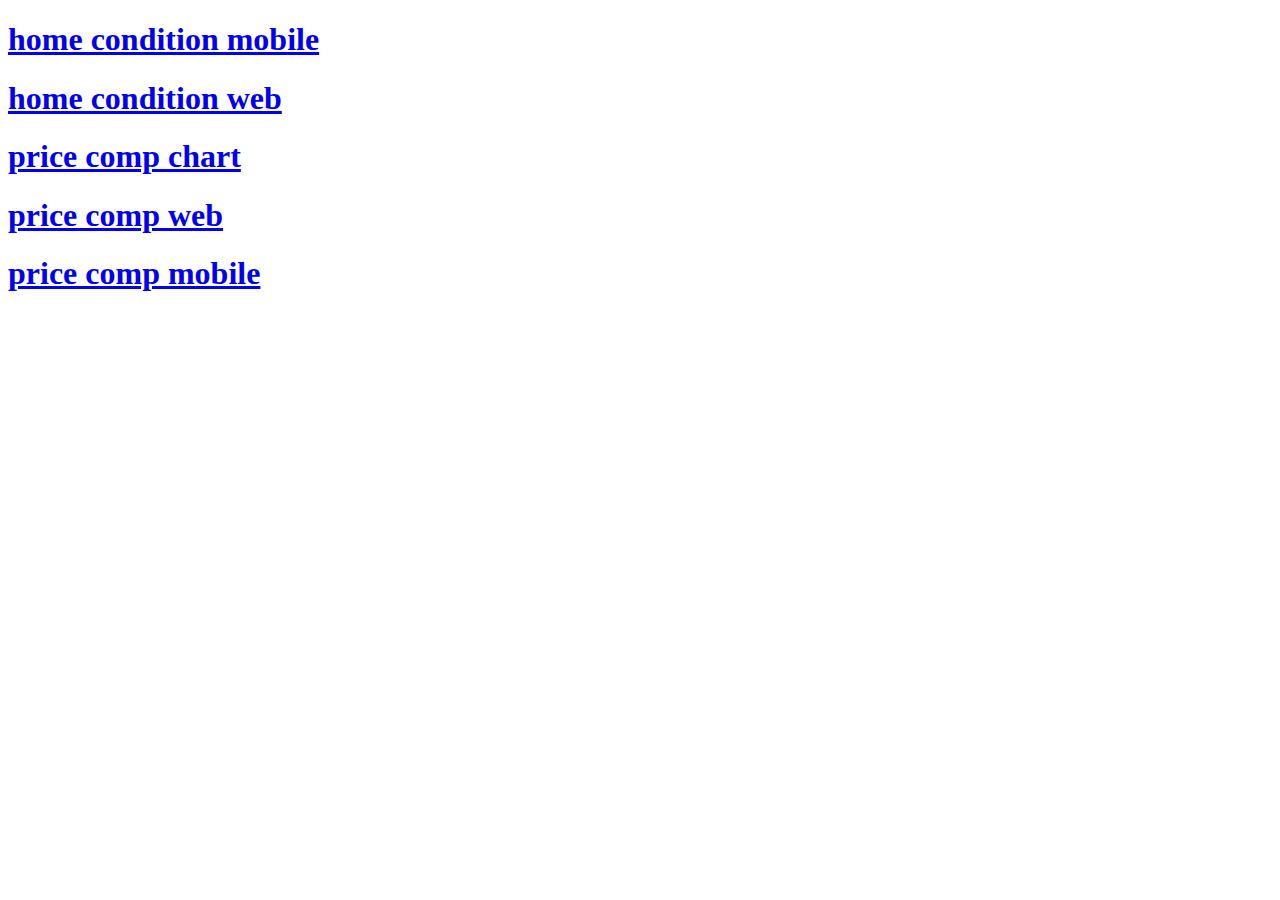
<file: index.html>
<!DOCTYPE html>
<html>
<head>

	<title>Cafe Study directory</title>

	<meta charset="utf-8" />
	<meta name="viewport" content="width=device-width, initial-scale=1.0">

	<link rel="stylesheet" type="text/css"  href="main.css">
	<!-- <script src="main.js"></script> -->

</head>

<body>
<!-- this is webpags-->
<div><h1><a href="index-c1.html">home condition mobile</a></h1></div>
<div><h1><a href="index-c2.html">home condition web</a></h1></div>
<div><h1><a href="index-c3.html">price comp chart</a></h1></div>
<div><h1><a href="index-c4.html">price comp web</a></h1></div>
<div><h1><a href="index-c5.html">price comp mobile</a></h1></div>


</body>
</html>
</file>
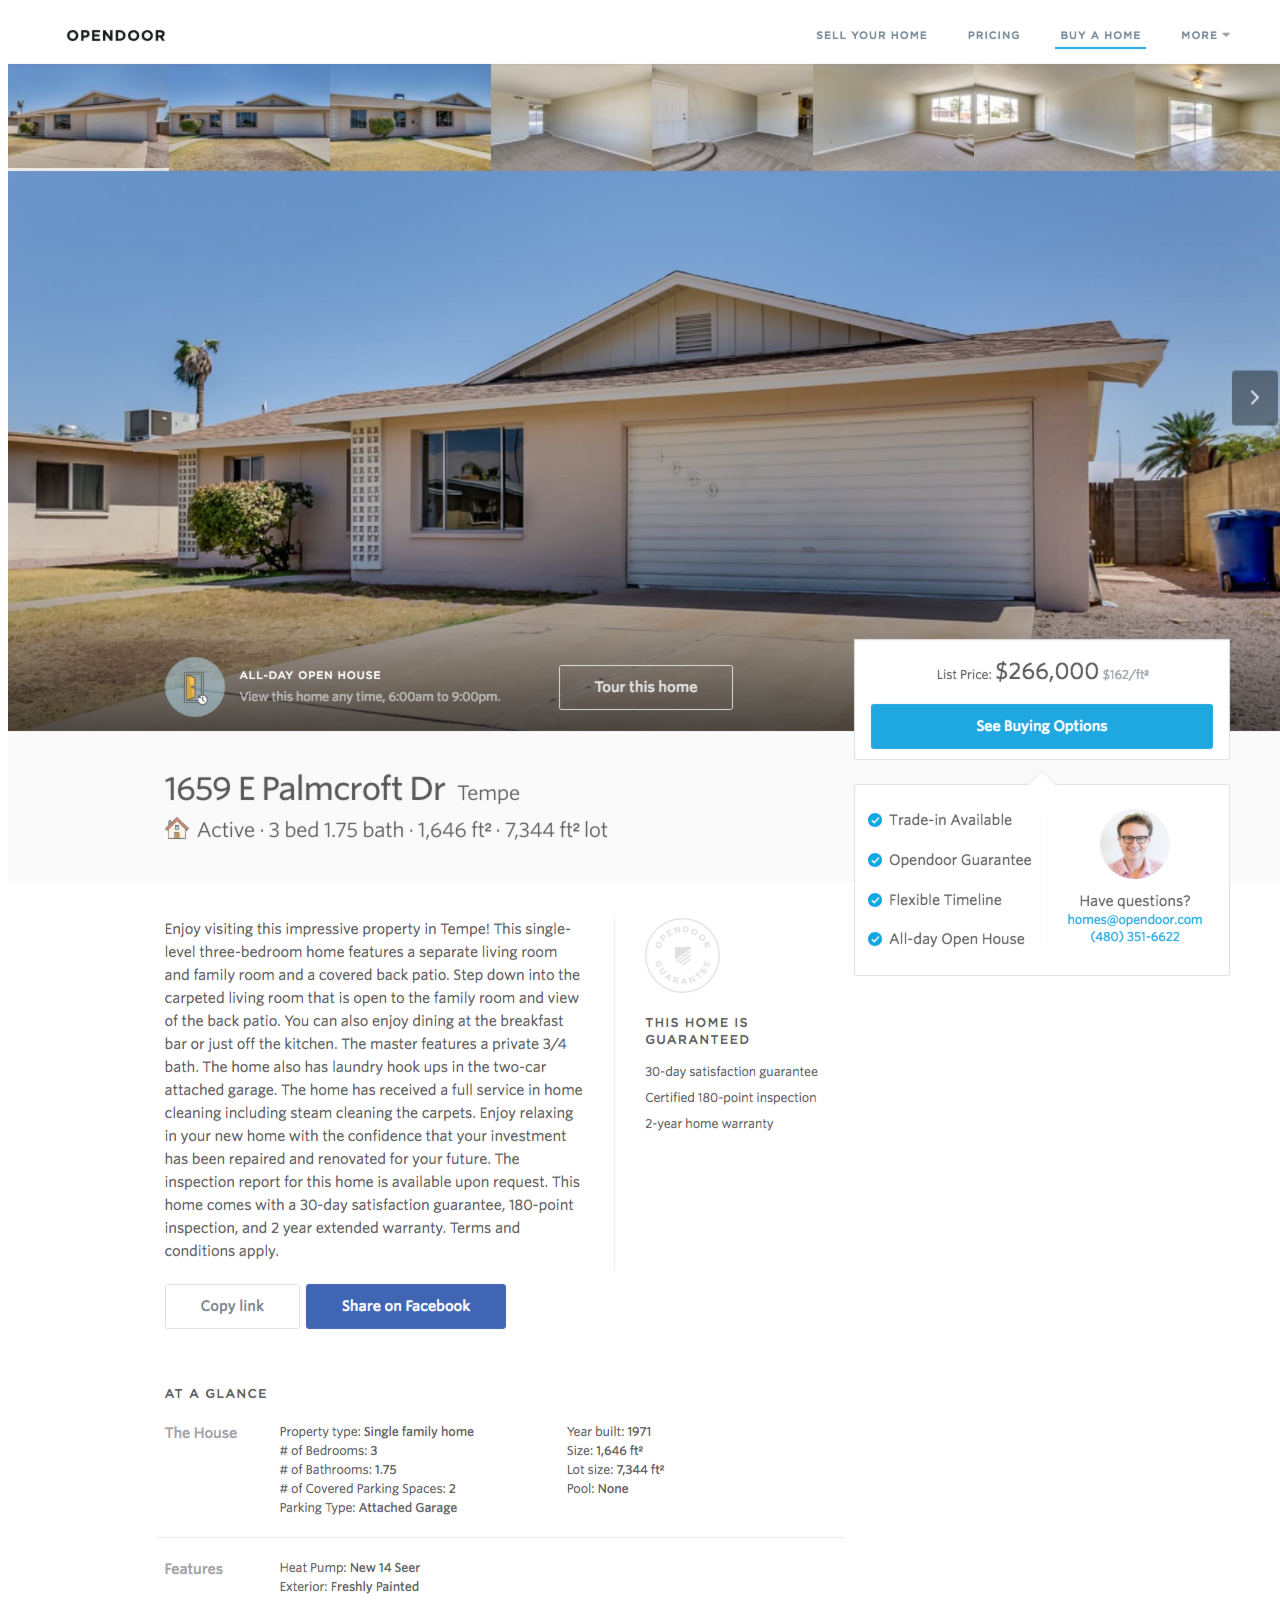
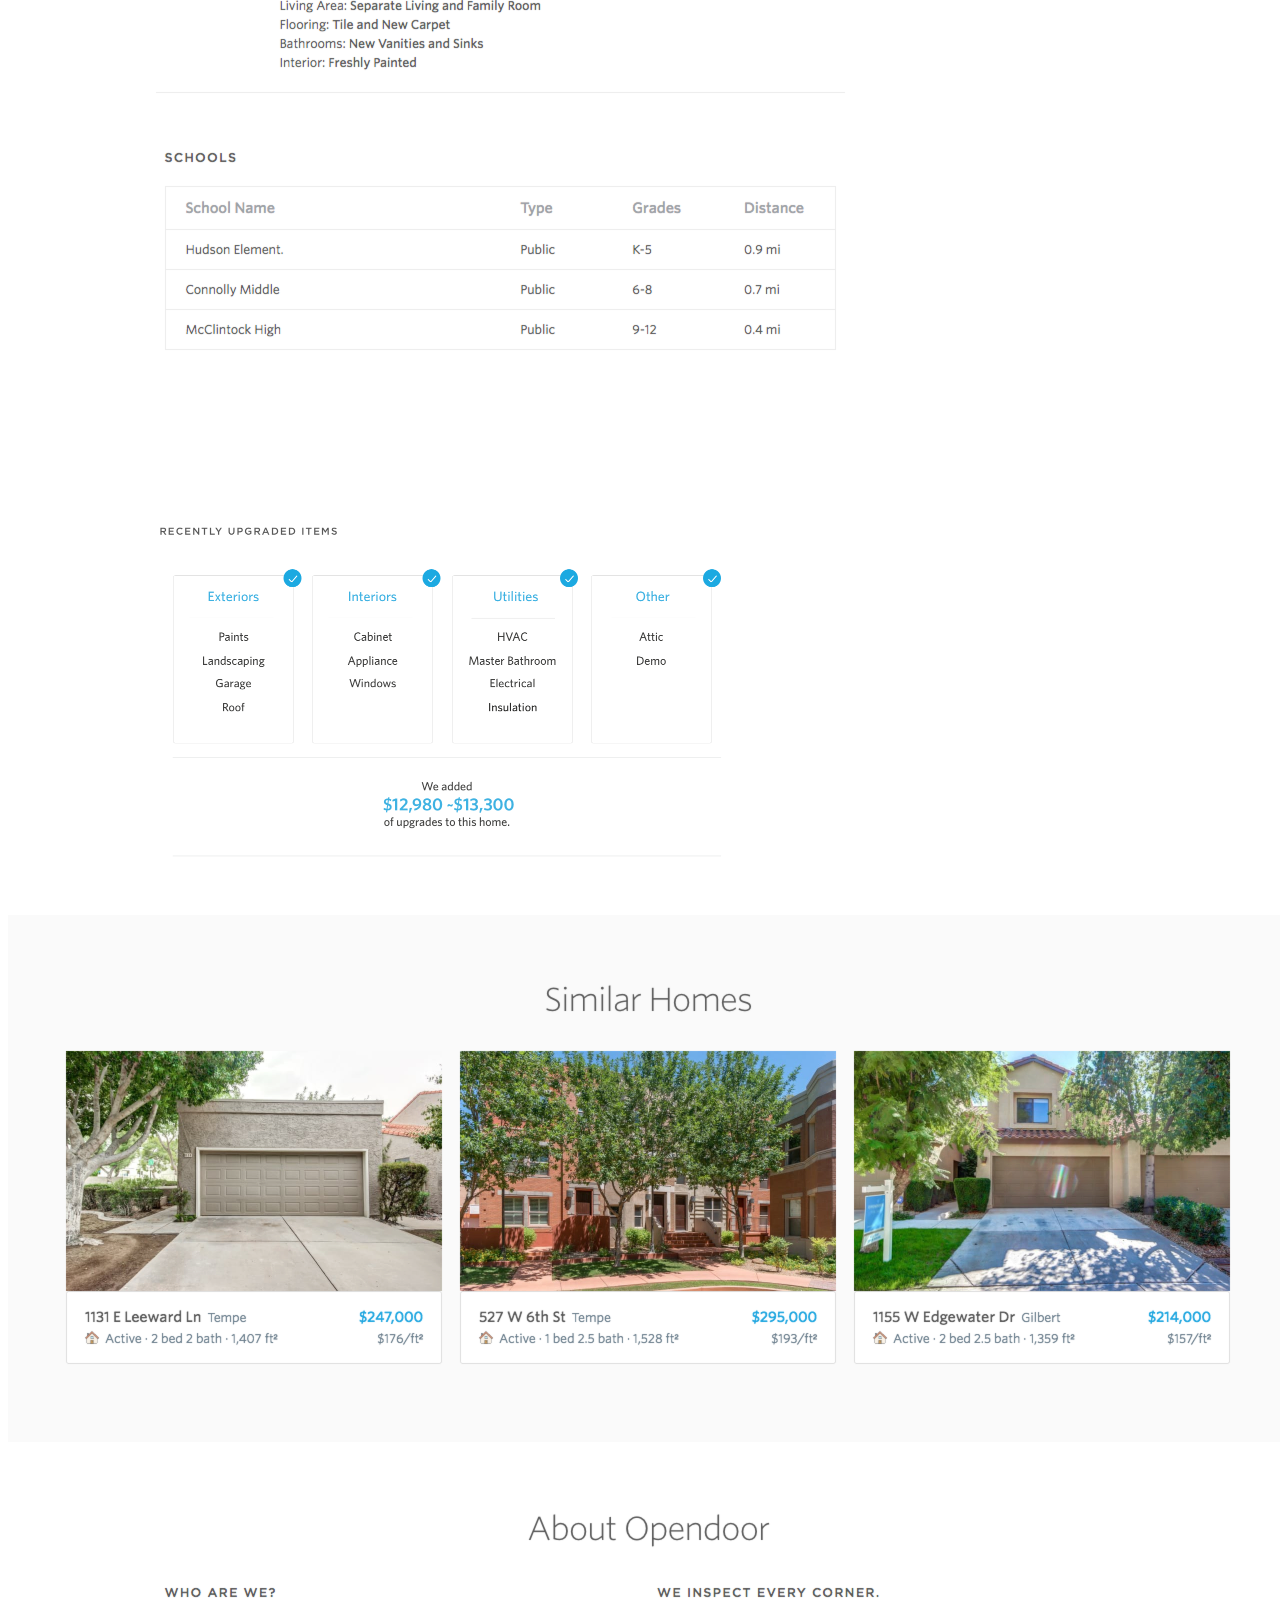
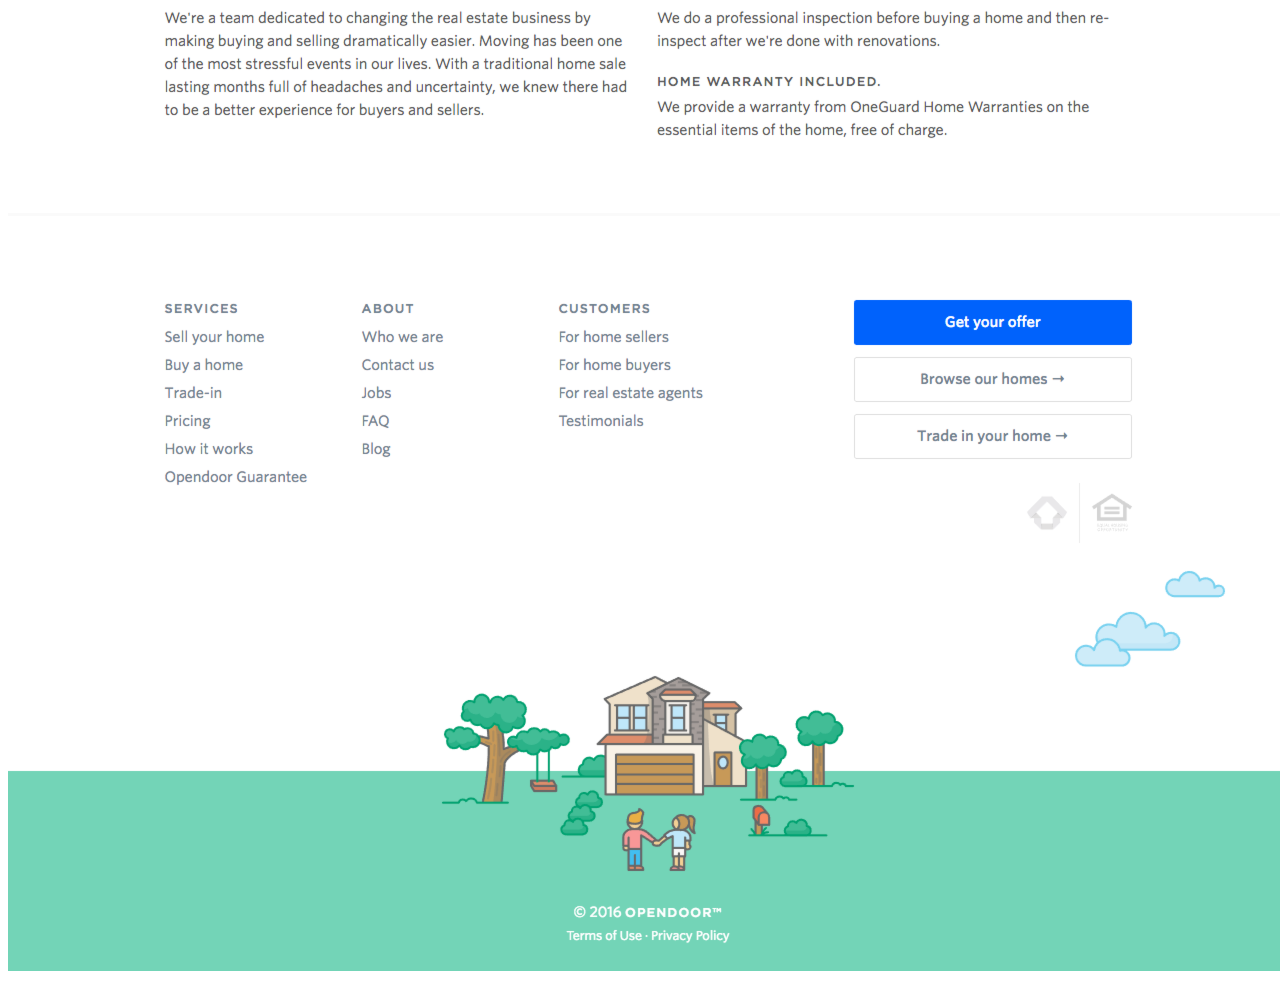
<file: index-c1.html>
<!DOCTYPE html>
<html>
<head>

	<title>Cafe Study C1</title>

	<meta charset="utf-8" />
	<meta name="viewport" content="width=device-width, initial-scale=1.0">

	<link rel="stylesheet" type="text/css"  href="main.css">
	<!-- <script src="main.js"></script> -->

</head>

<body>
<!-- this is the webpage before testing content -->
<div class="img" ><img id="img_top" src="img/img_top_palmcroft.png"></div>

<!-- this is the testing content -->

<div class="img content" ><img id="img" src="img/c1.png"></div>

<!-- <div class="img btn" ><img id="img" src="img/btn-c1.png"></div> -->

<!-- this is webpage after testing content -->

<div class="img"><img id="img_bottom" src="img/img_bottom_palmcroft.png"></div>


</body>
</html>
</file>
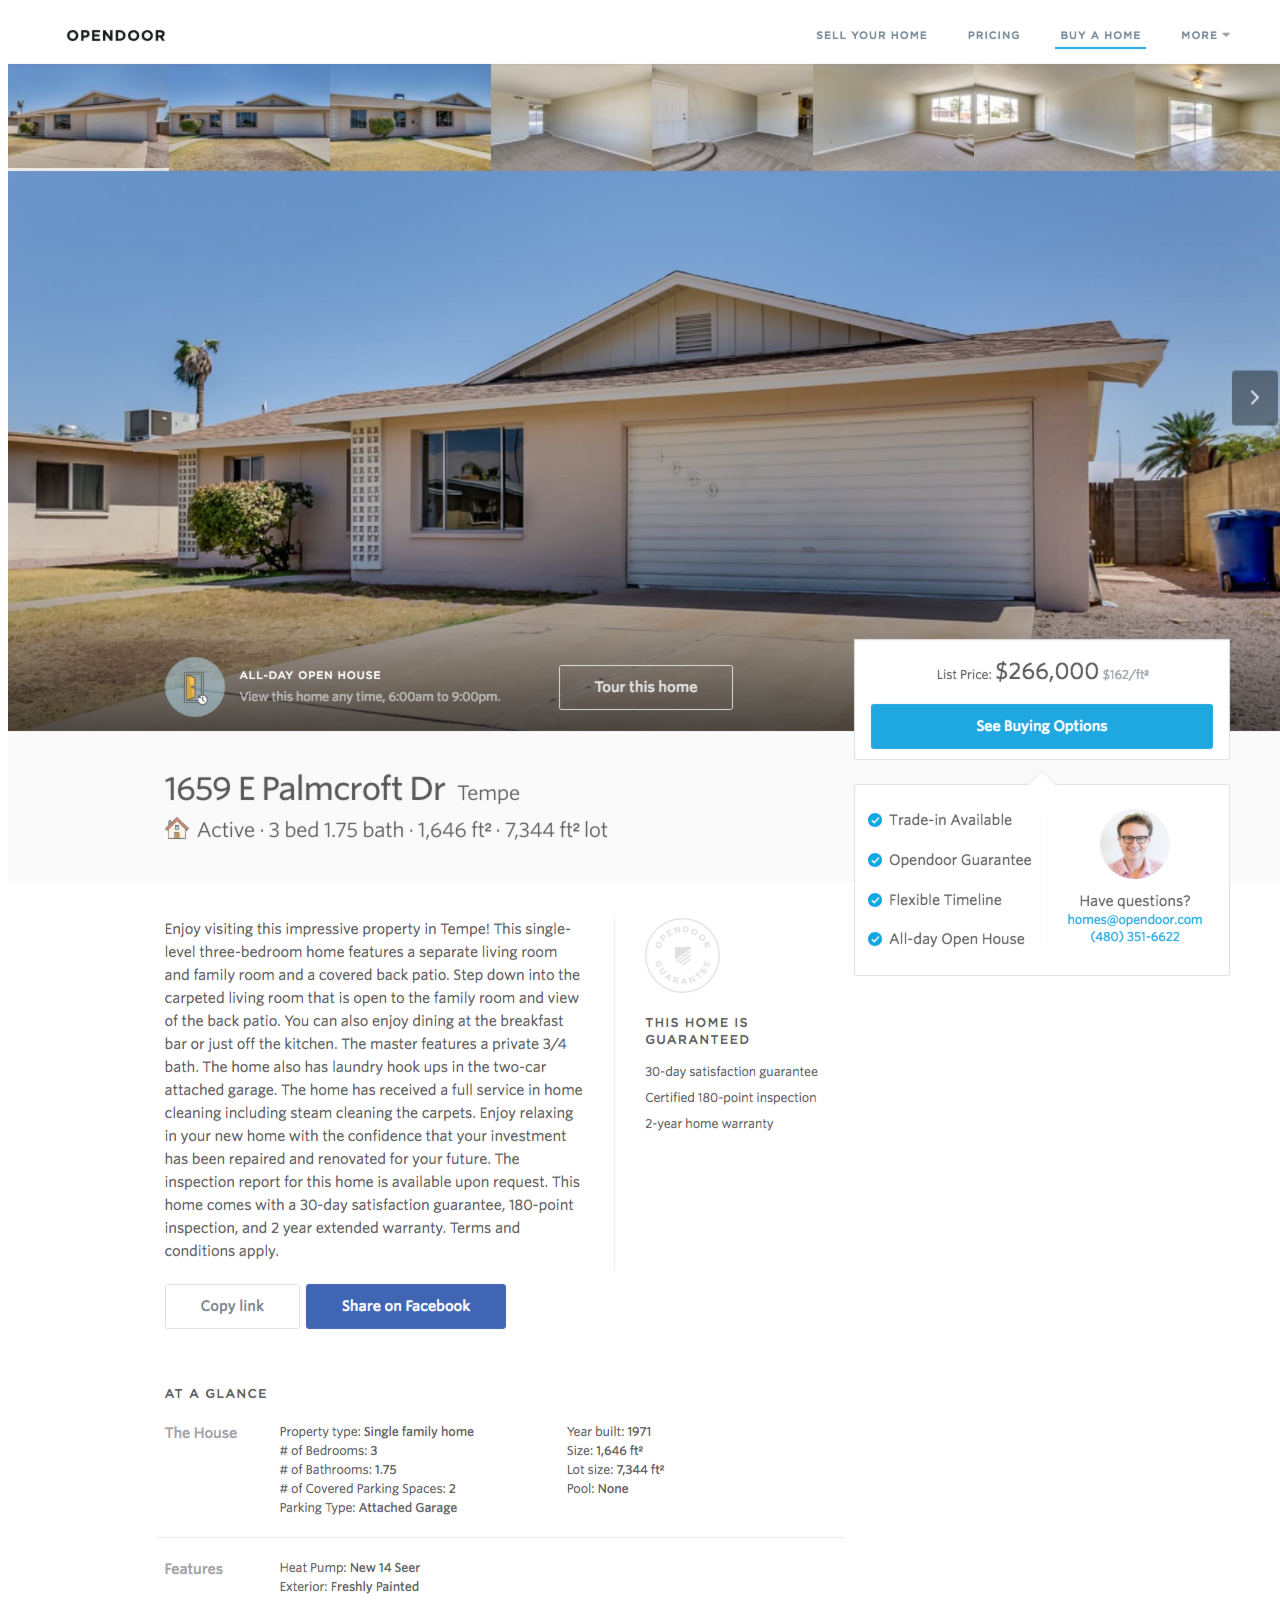
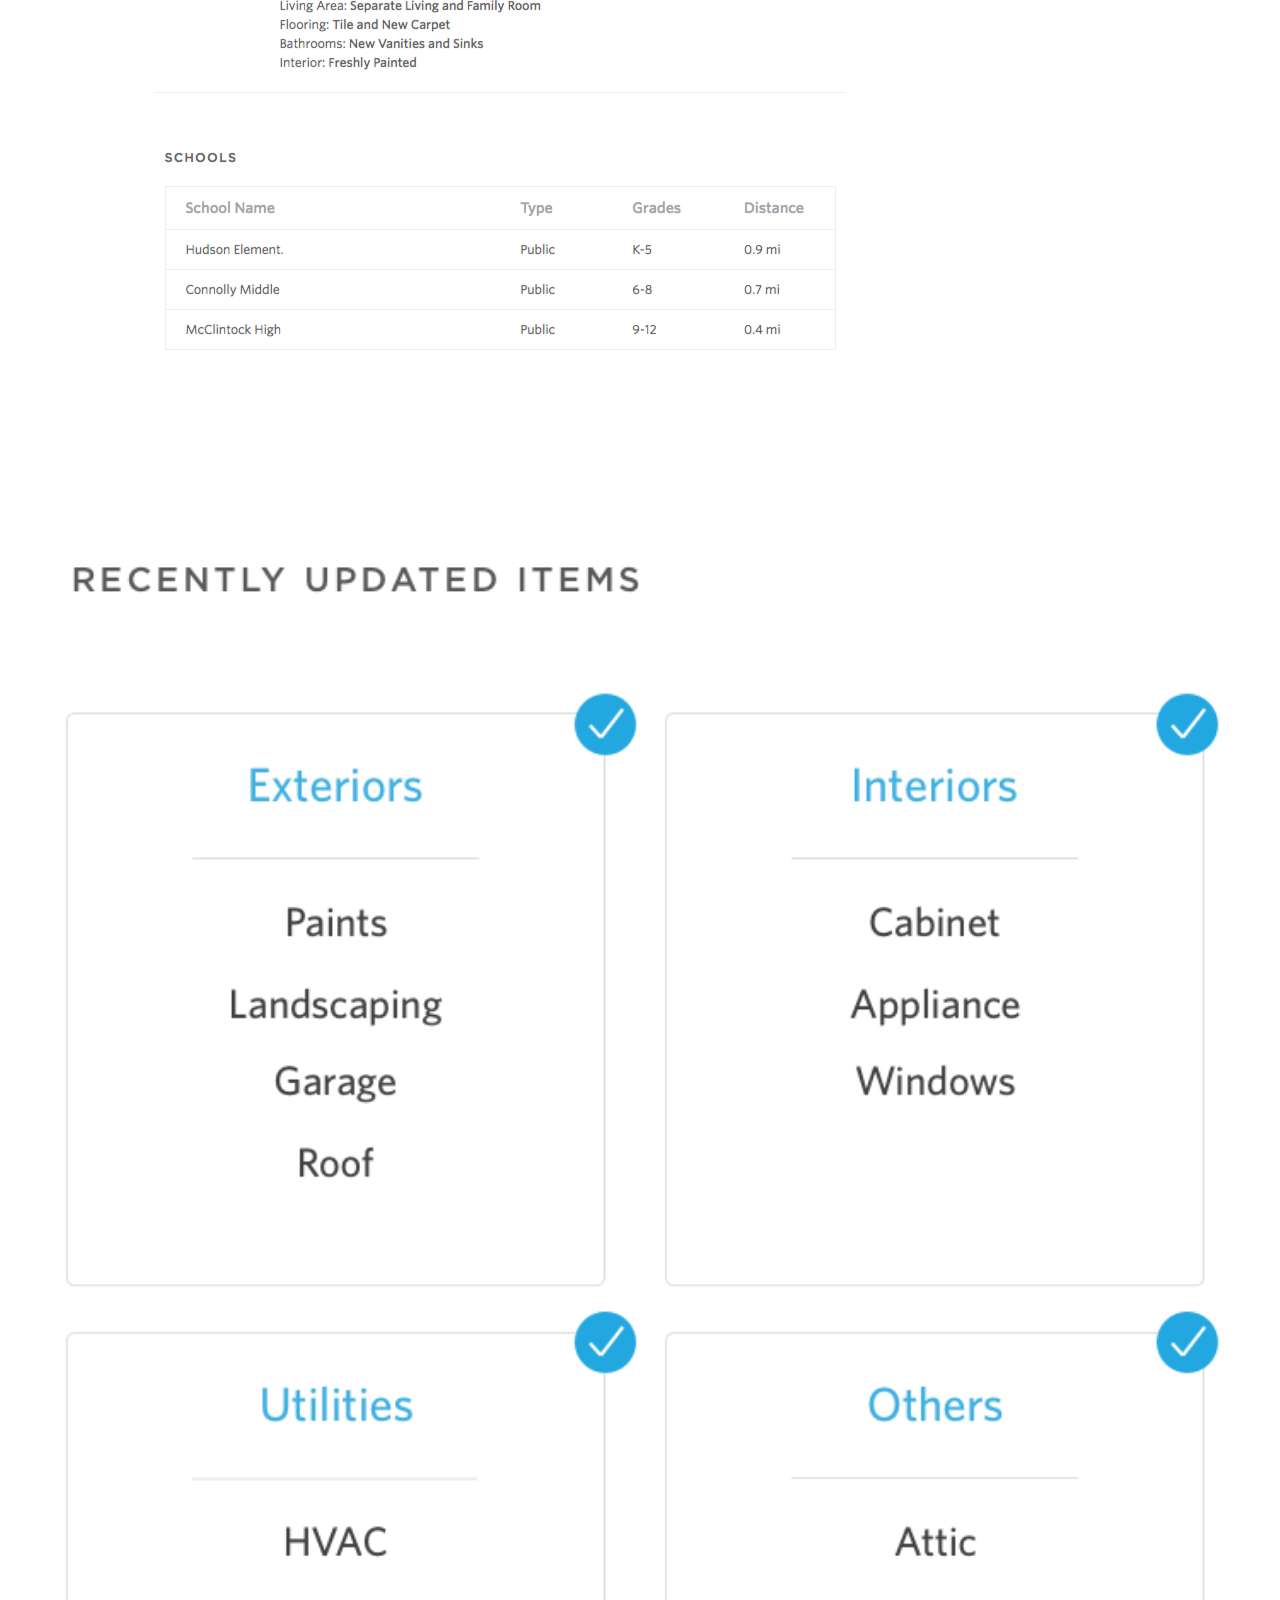
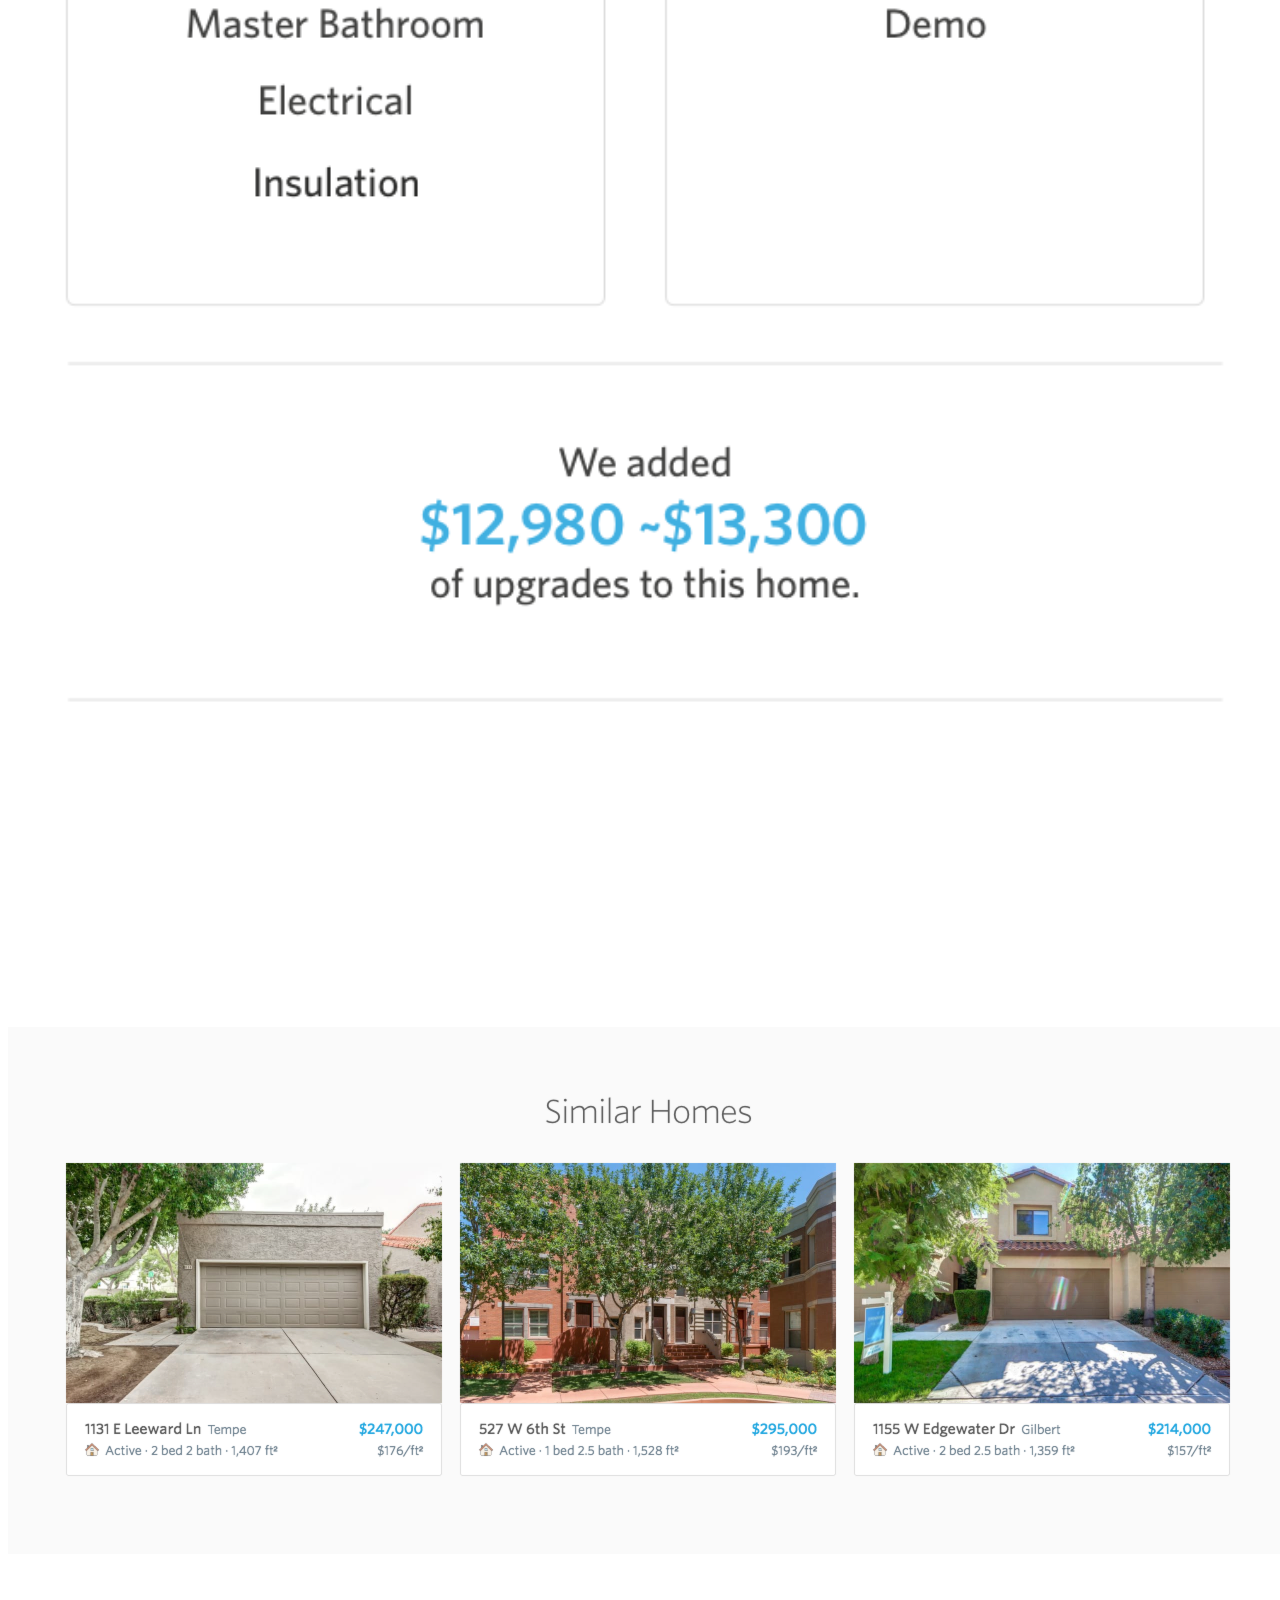
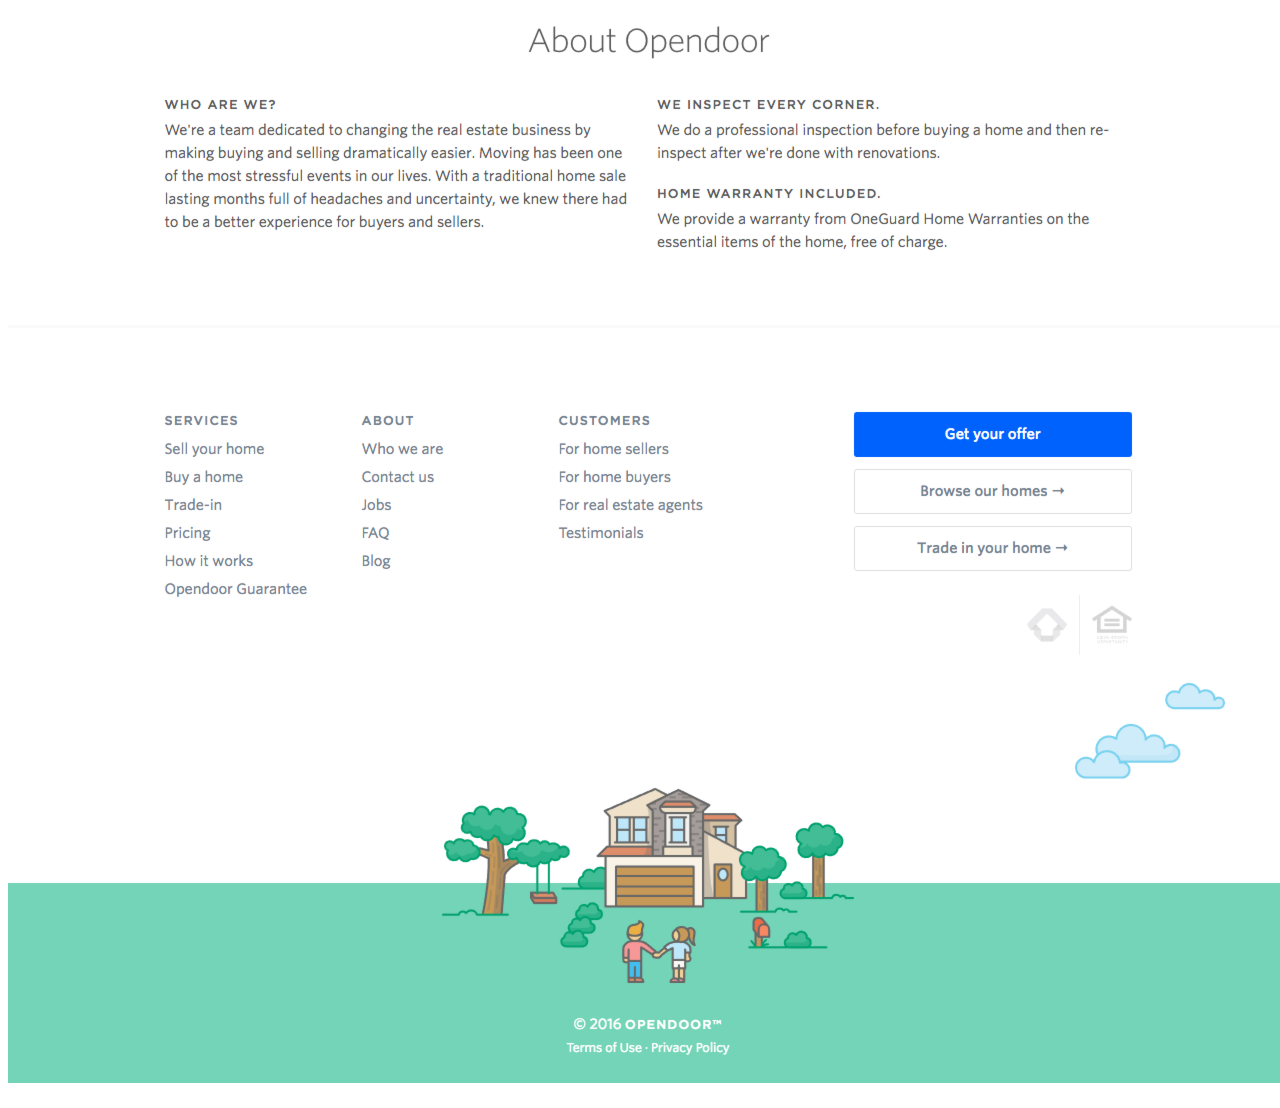
<file: index-c2.html>
<!DOCTYPE html>
<html>
<head>

	<title>Cafe Study C2</title>

	<meta charset="utf-8" />
	<meta name="viewport" content="width=device-width, initial-scale=1.0">

	<link rel="stylesheet" type="text/css"  href="main.css">
	<!-- <script src="main.js"></script> -->

</head>

<body>
<!-- this is the webpage before testing content -->
<div class="img" ><img id="img_top" src="img/img_top_palmcroft.png"></div>

<!-- this is the testing content -->

<div class="img content" ><img id="img" src="img/c2.png"></div>

<!-- <div class="img btn" ><img id="img" src="img/btn-c1.png"></div> -->

<!-- this is webpage after testing content -->
<div class="img"><img id="img_bottom" src="img/img_bottom_palmcroft.png"></div>


</body>
</html>
</file>
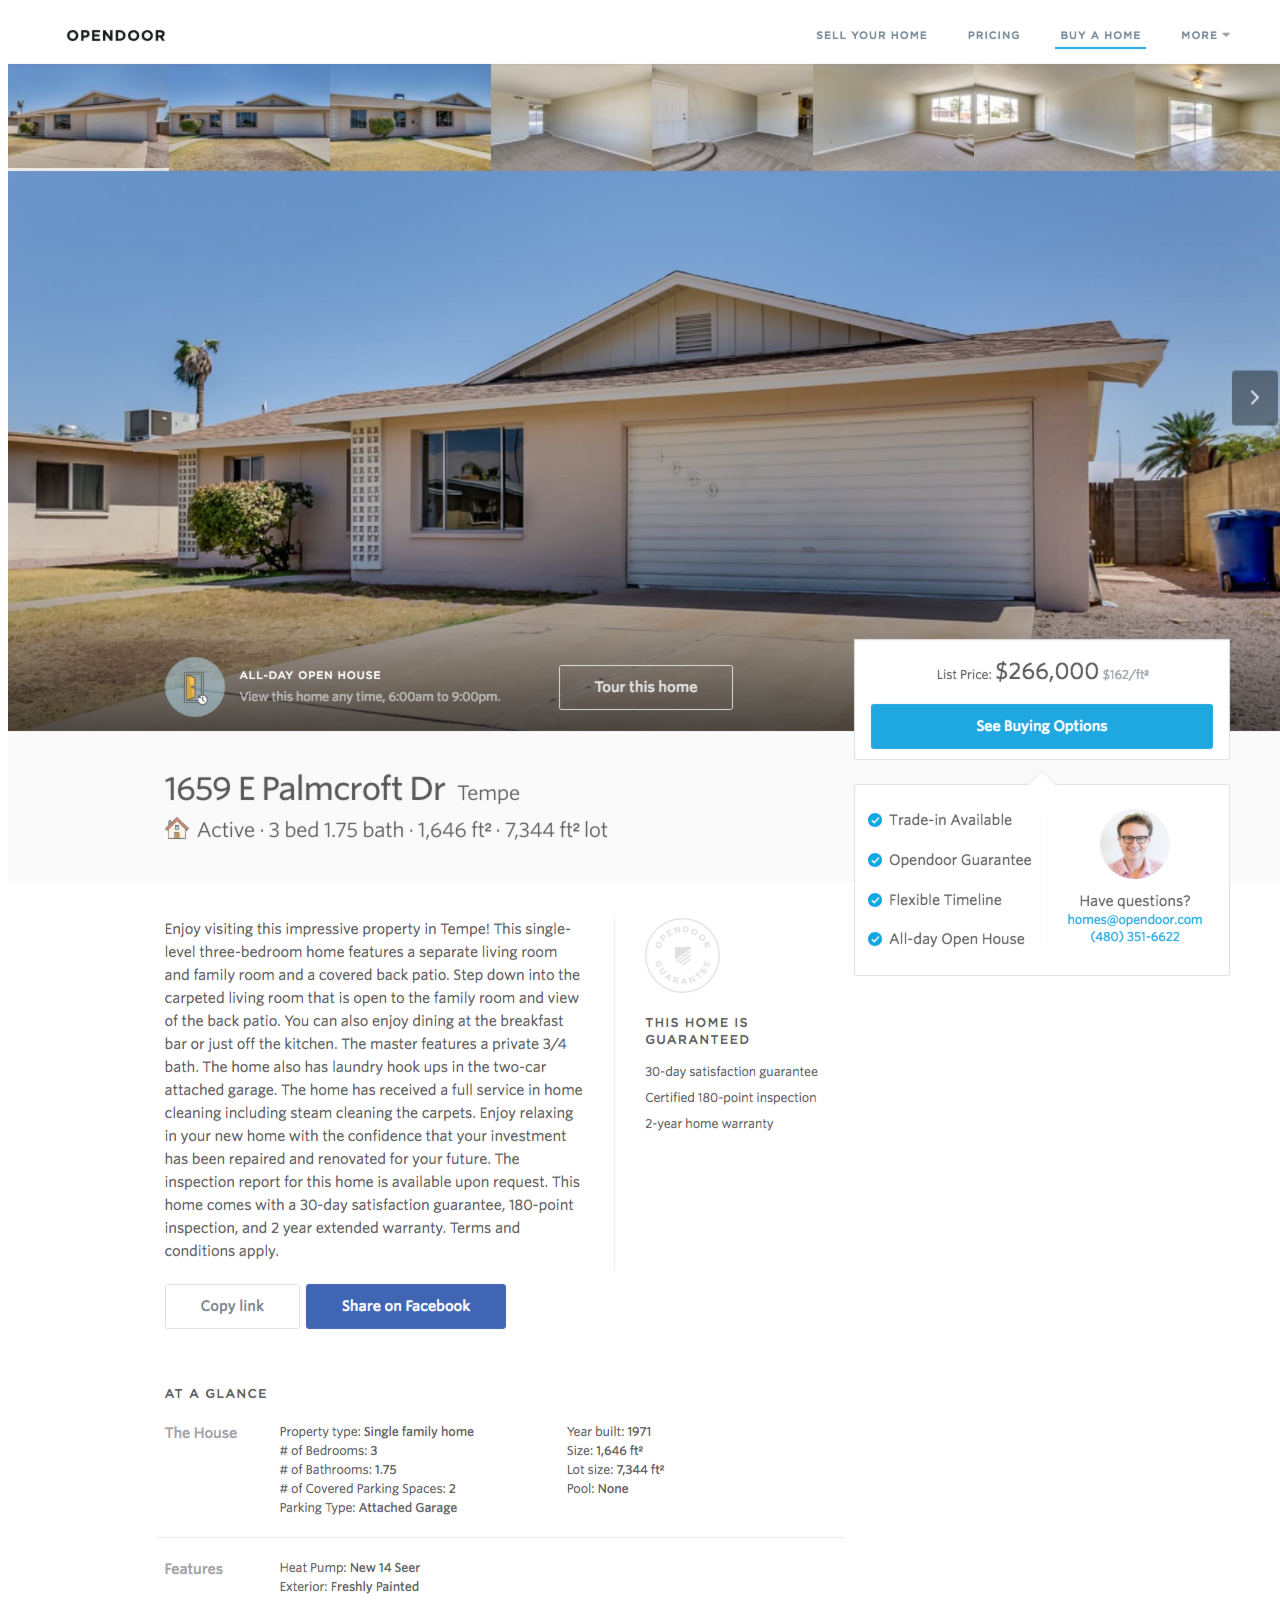
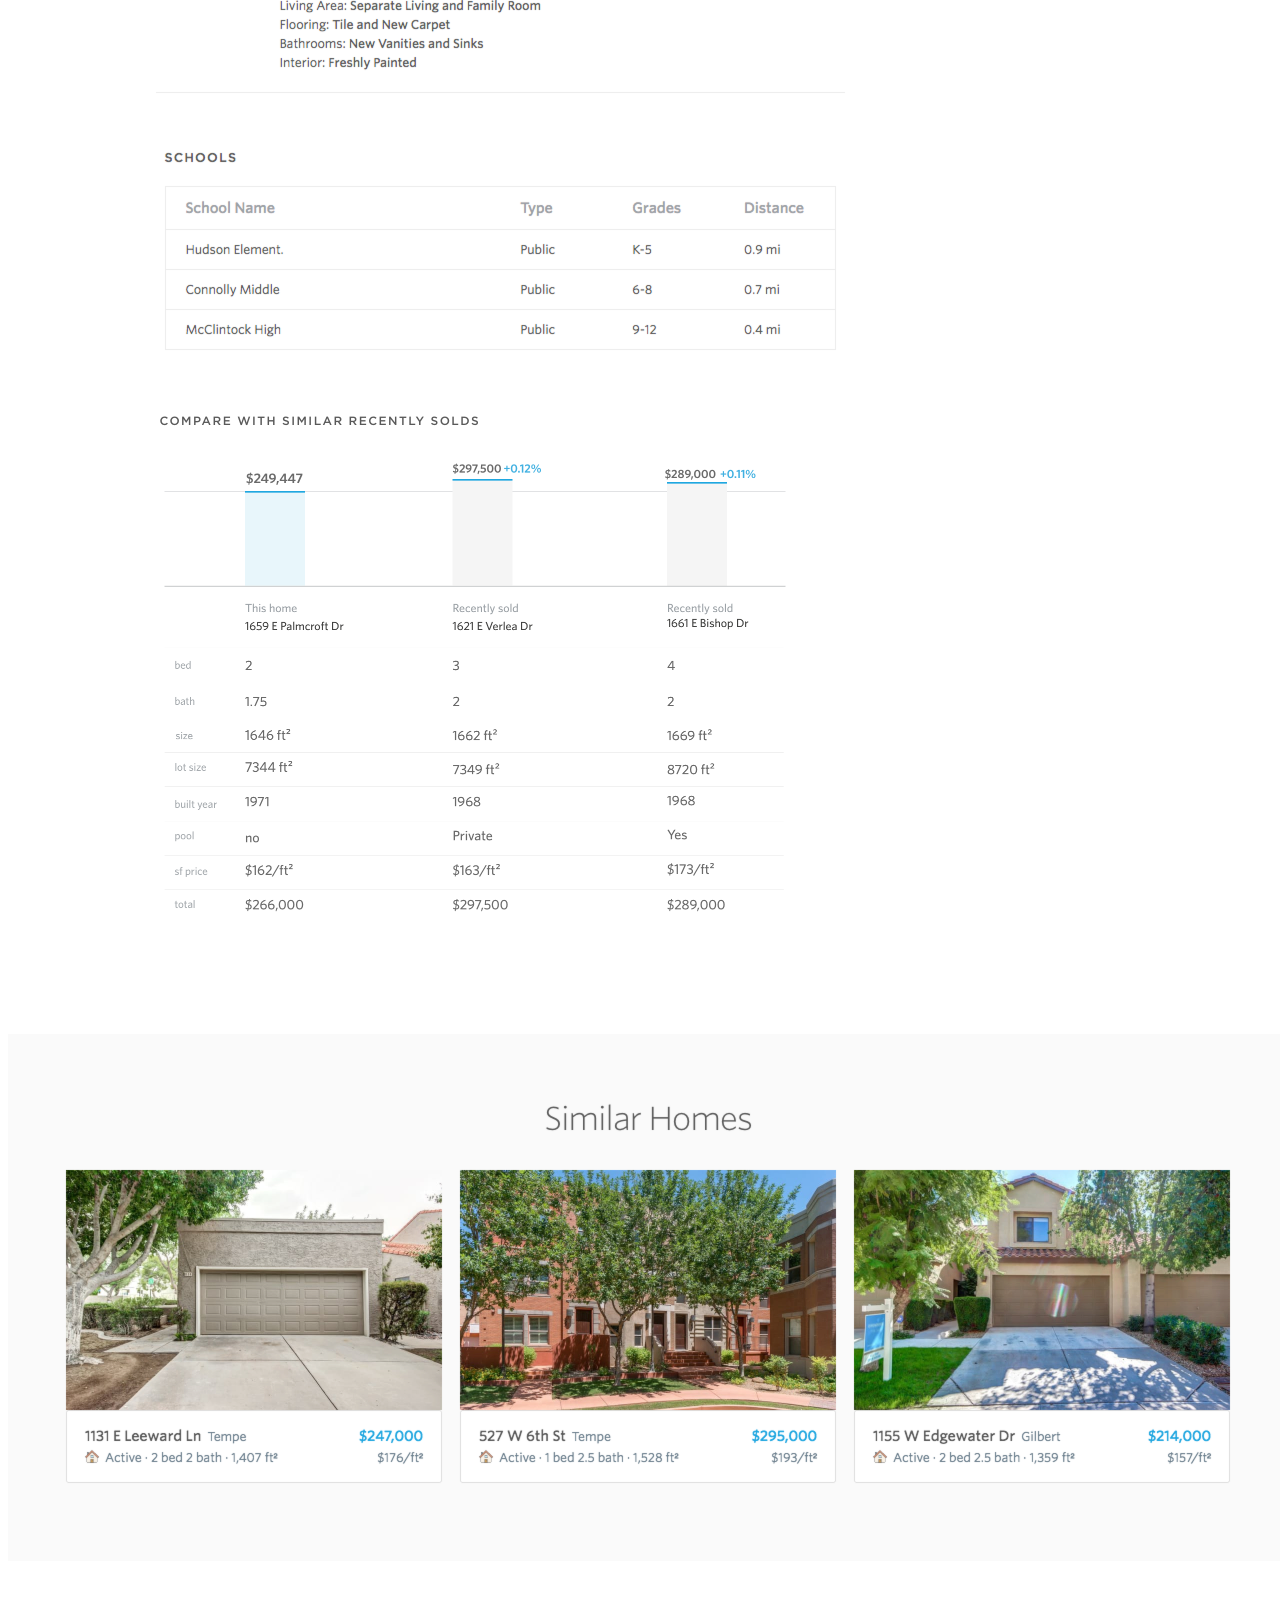
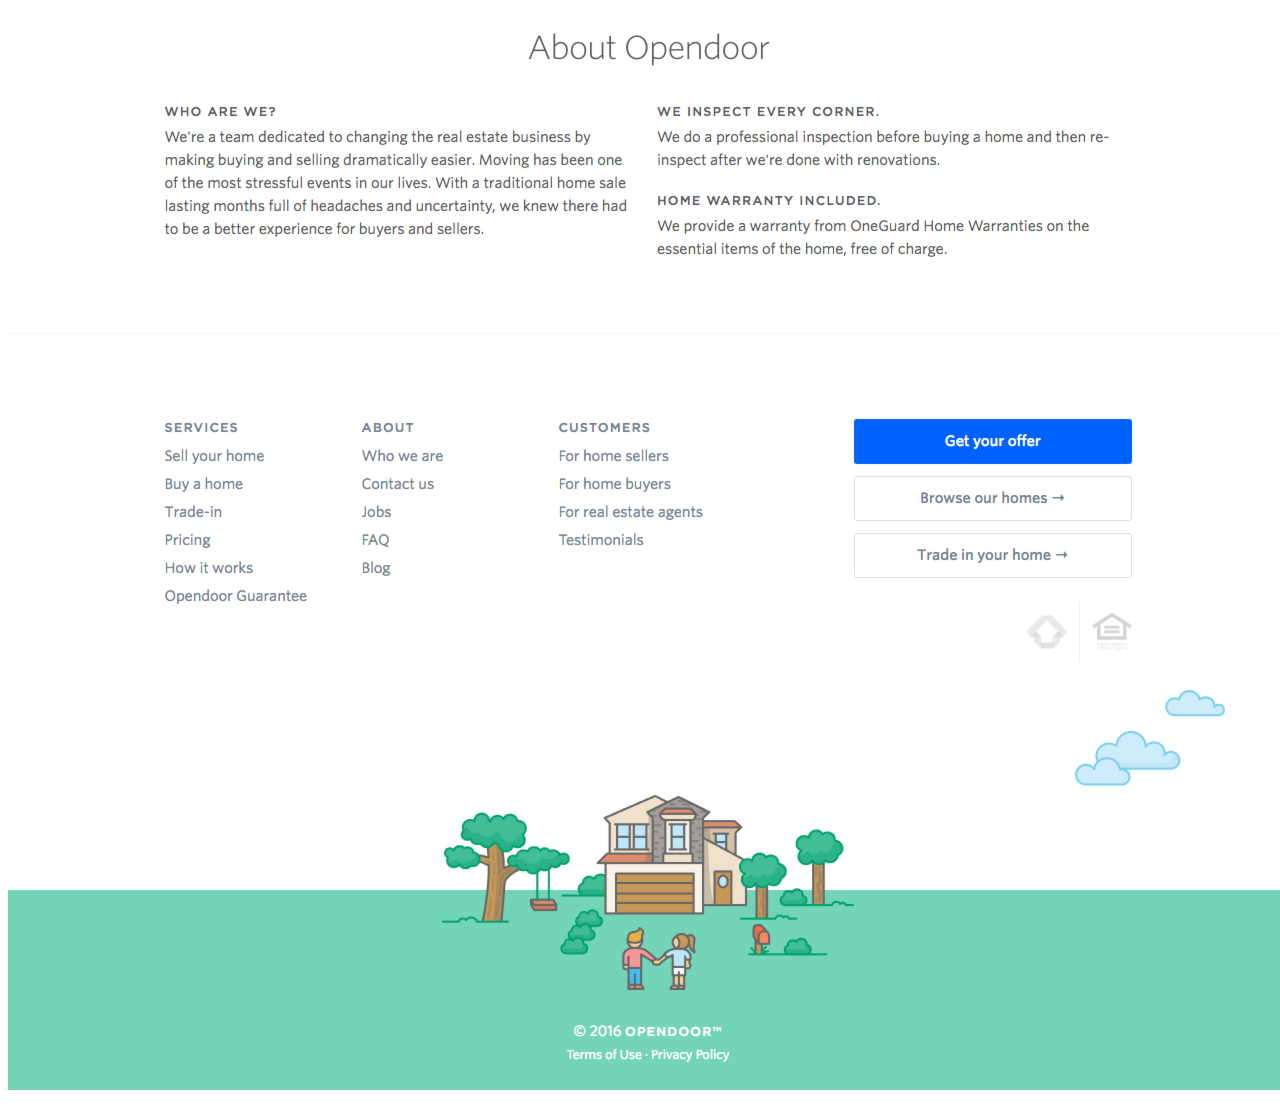
<file: index-c3.html>
<!DOCTYPE html>
<html>
<head>

	<title>Cafe Study C3</title>

	<meta charset="utf-8" />
	<meta name="viewport" content="width=device-width, initial-scale=1.0">

	<link rel="stylesheet" type="text/css"  href="main.css">
	<!-- <script src="main.js"></script> -->

</head>

<body>
<!-- this is the webpage before testing content -->
<div class="img" ><img id="img_top" src="img/img_top_palmcroft.png"></div>

<!-- this is the testing content -->

<div class="img content" ><img id="img" src="img/c3.png"></div>

<!-- <div class="img btn" ><img id="img" src="img/btn-c1.png"></div> -->

<!-- this is webpage after testing content -->
<div class="img"><img id="img_bottom" src="img/img_bottom_palmcroft.png"></div>


</body>
</html>
</file>
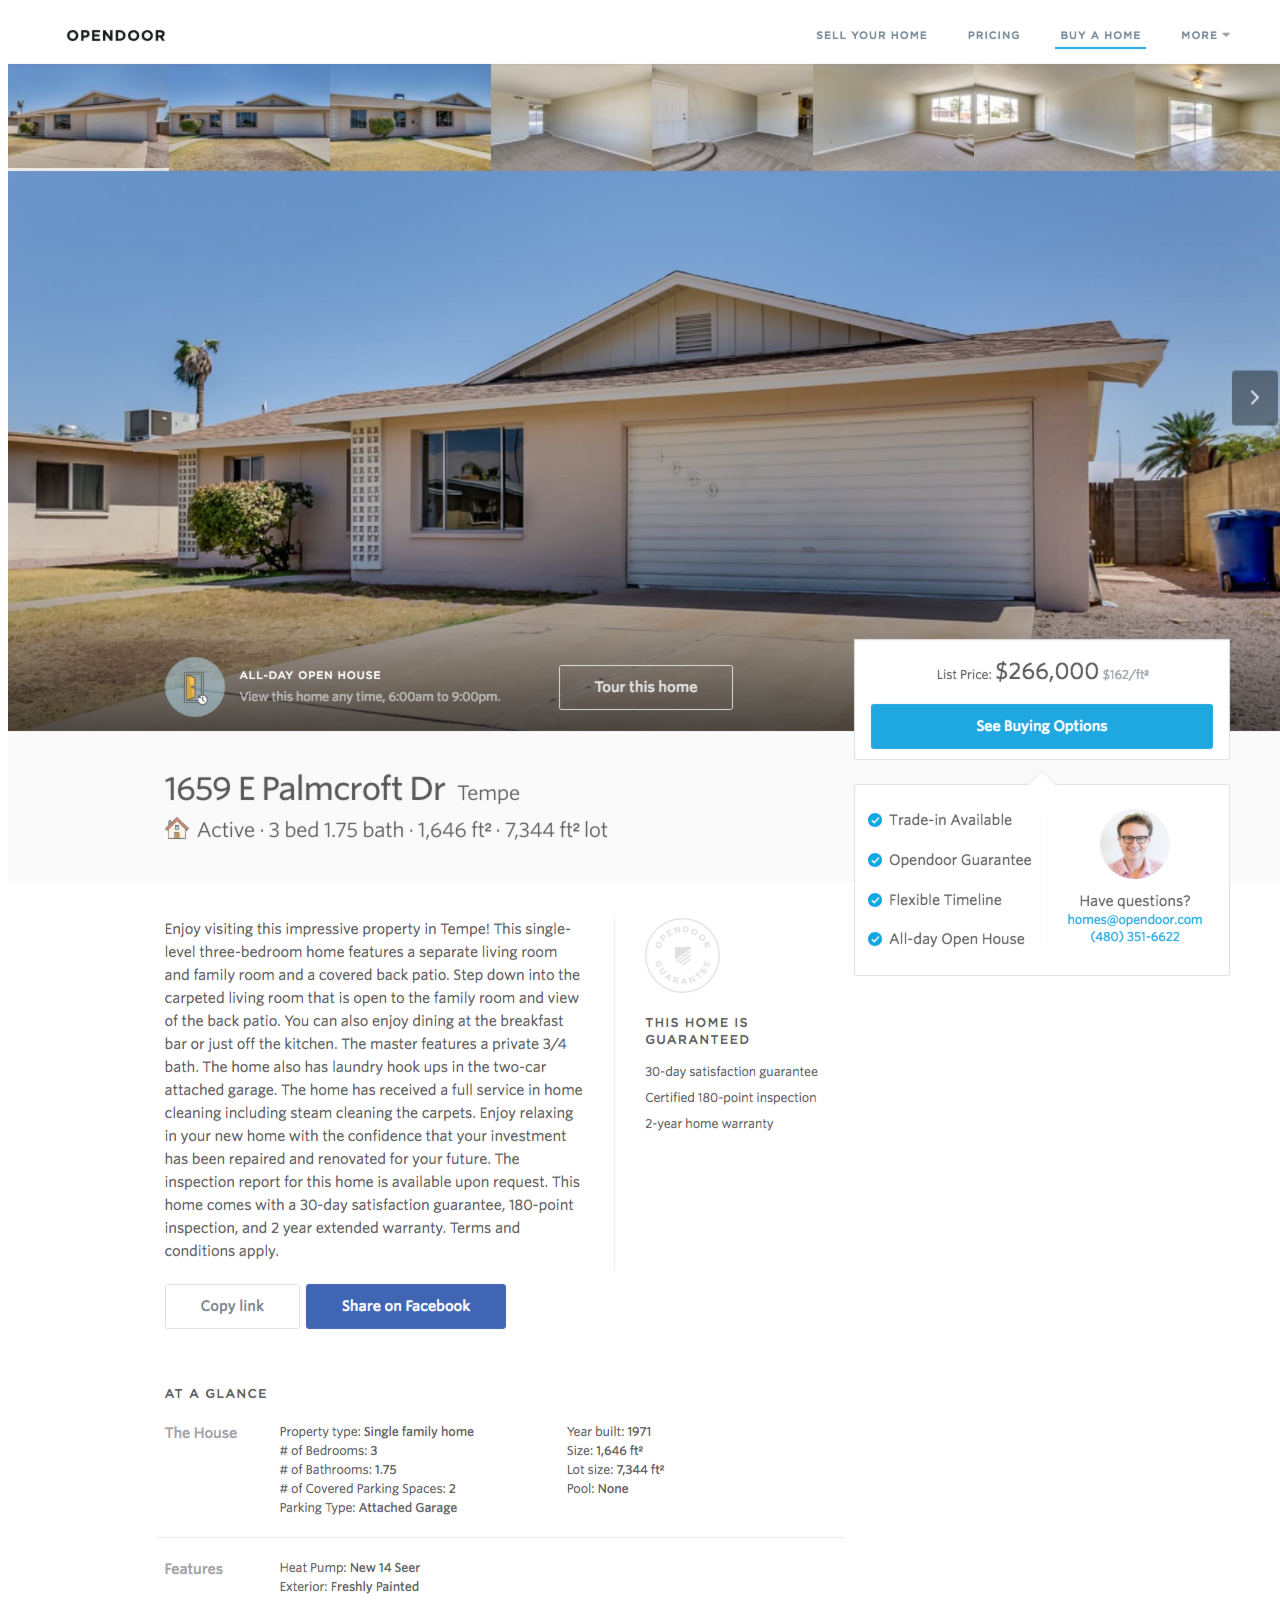
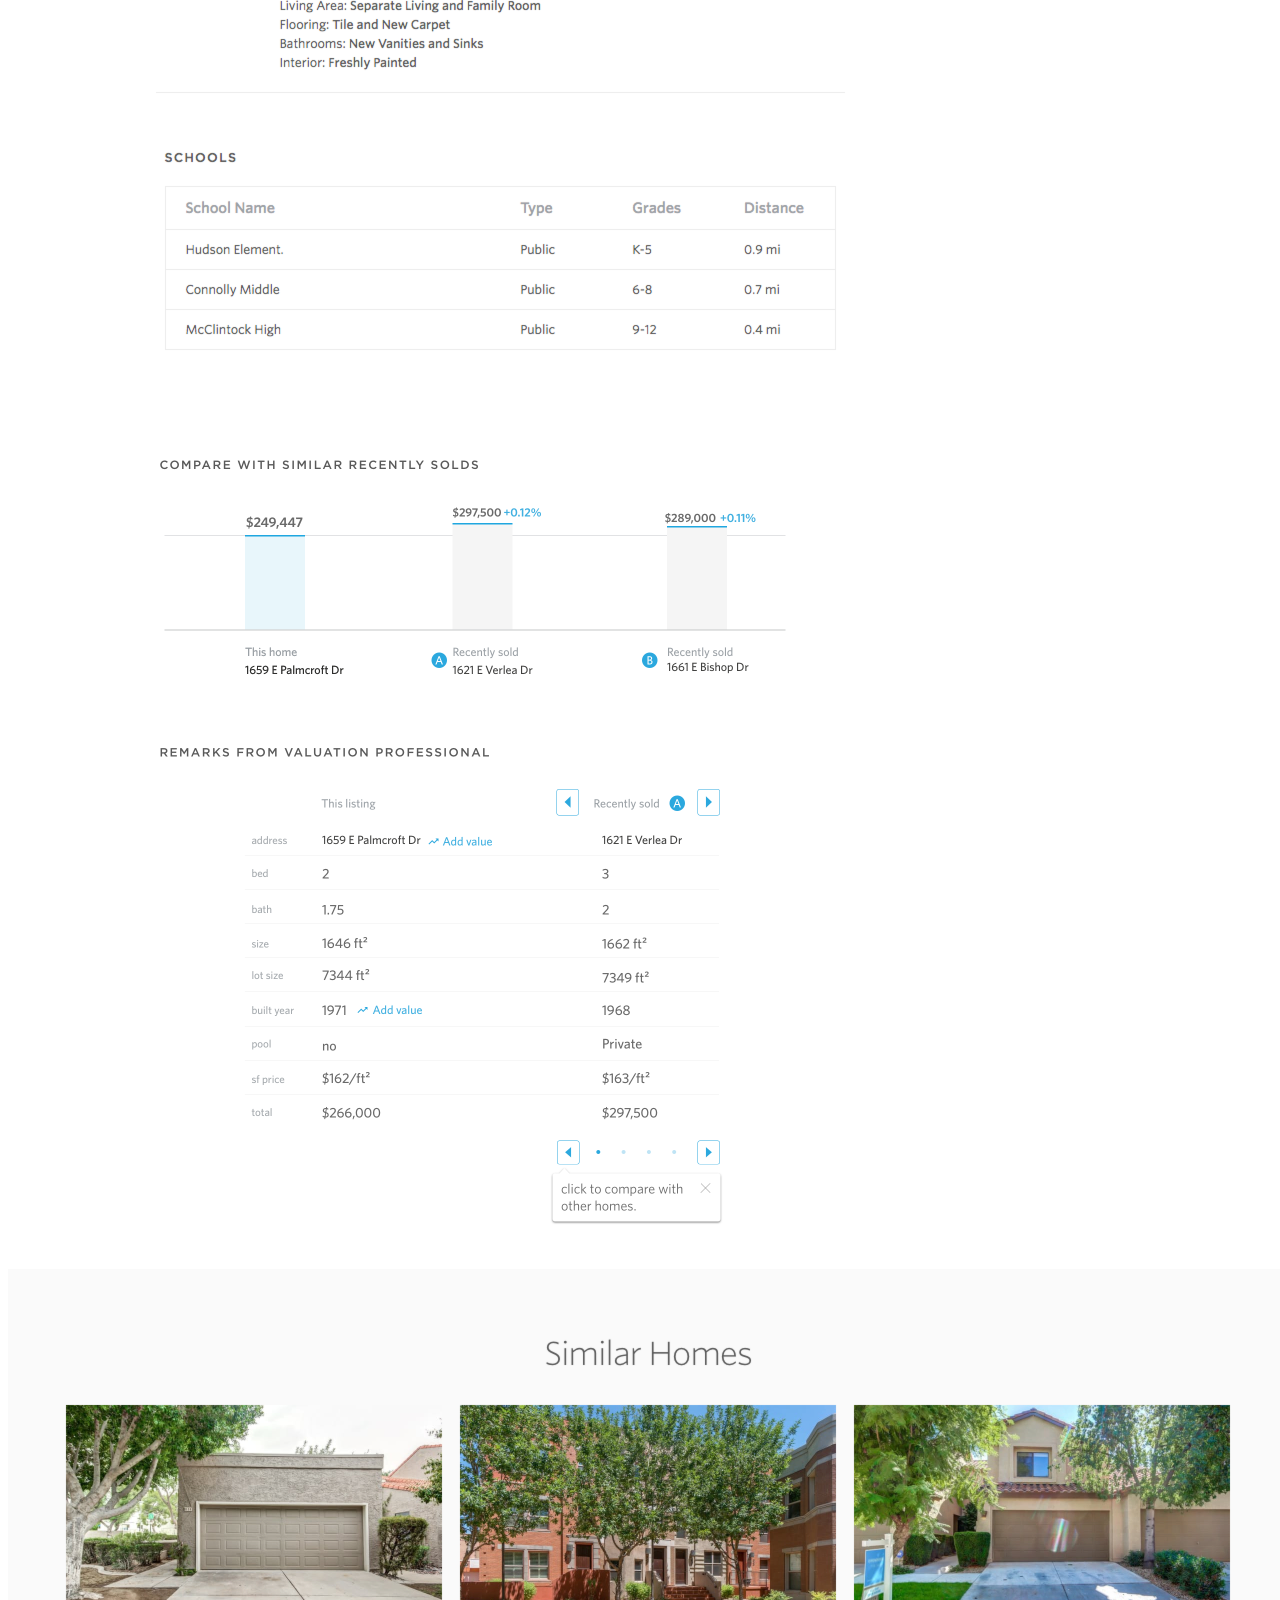
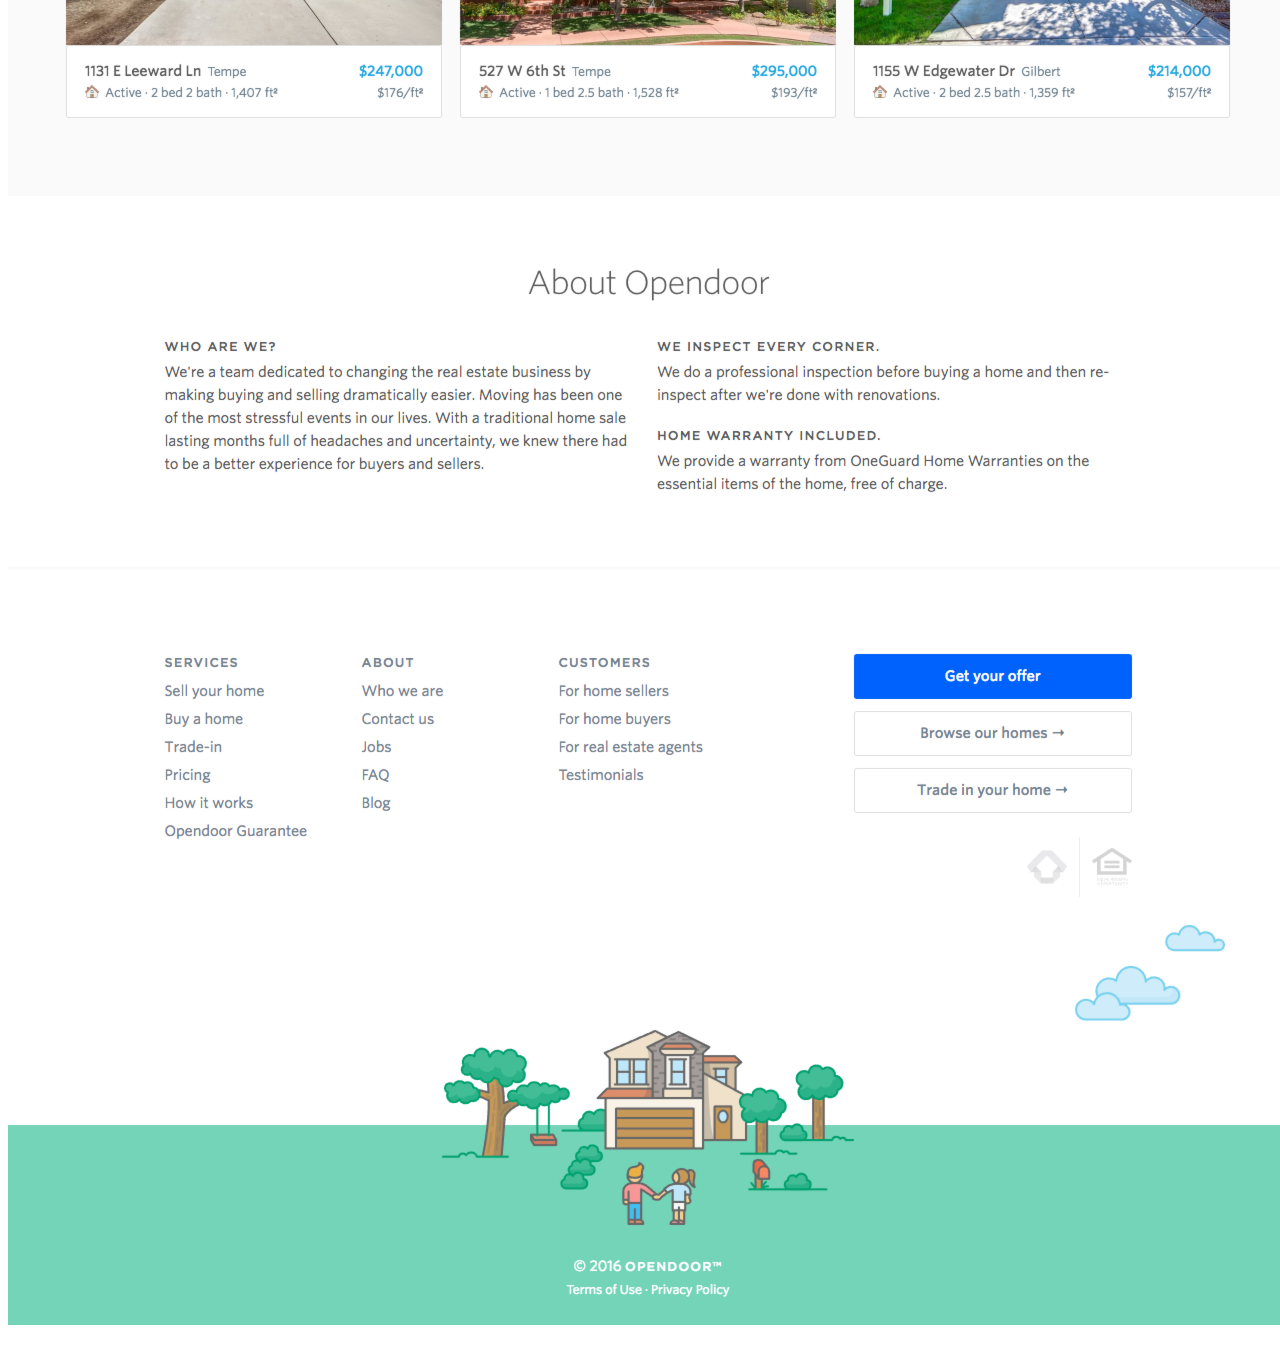
<file: index-c4.html>
<!DOCTYPE html>
<html>
<head>

	<title>Cafe Study C4</title>

	<meta charset="utf-8" />
	<meta name="viewport" content="width=device-width, initial-scale=1.0">

	<link rel="stylesheet" type="text/css"  href="main.css">
	<!-- <script src="main.js"></script> -->

</head>

<body>
<!-- this is the webpage before testing content -->
<div class="img" ><img id="img_top" src="img/img_top_palmcroft.png"></div>

<!-- this is the testing content -->

<div class="img content" ><img id="img" src="img/c4.png"></div>

<!-- <div class="img btn" ><img id="img" src="img/btn-c1.png"></div> -->

<!-- this is webpage after testing content -->
<div class="img"><img id="img_bottom" src="img/img_bottom_palmcroft.png"></div>


</body>
</html>
</file>
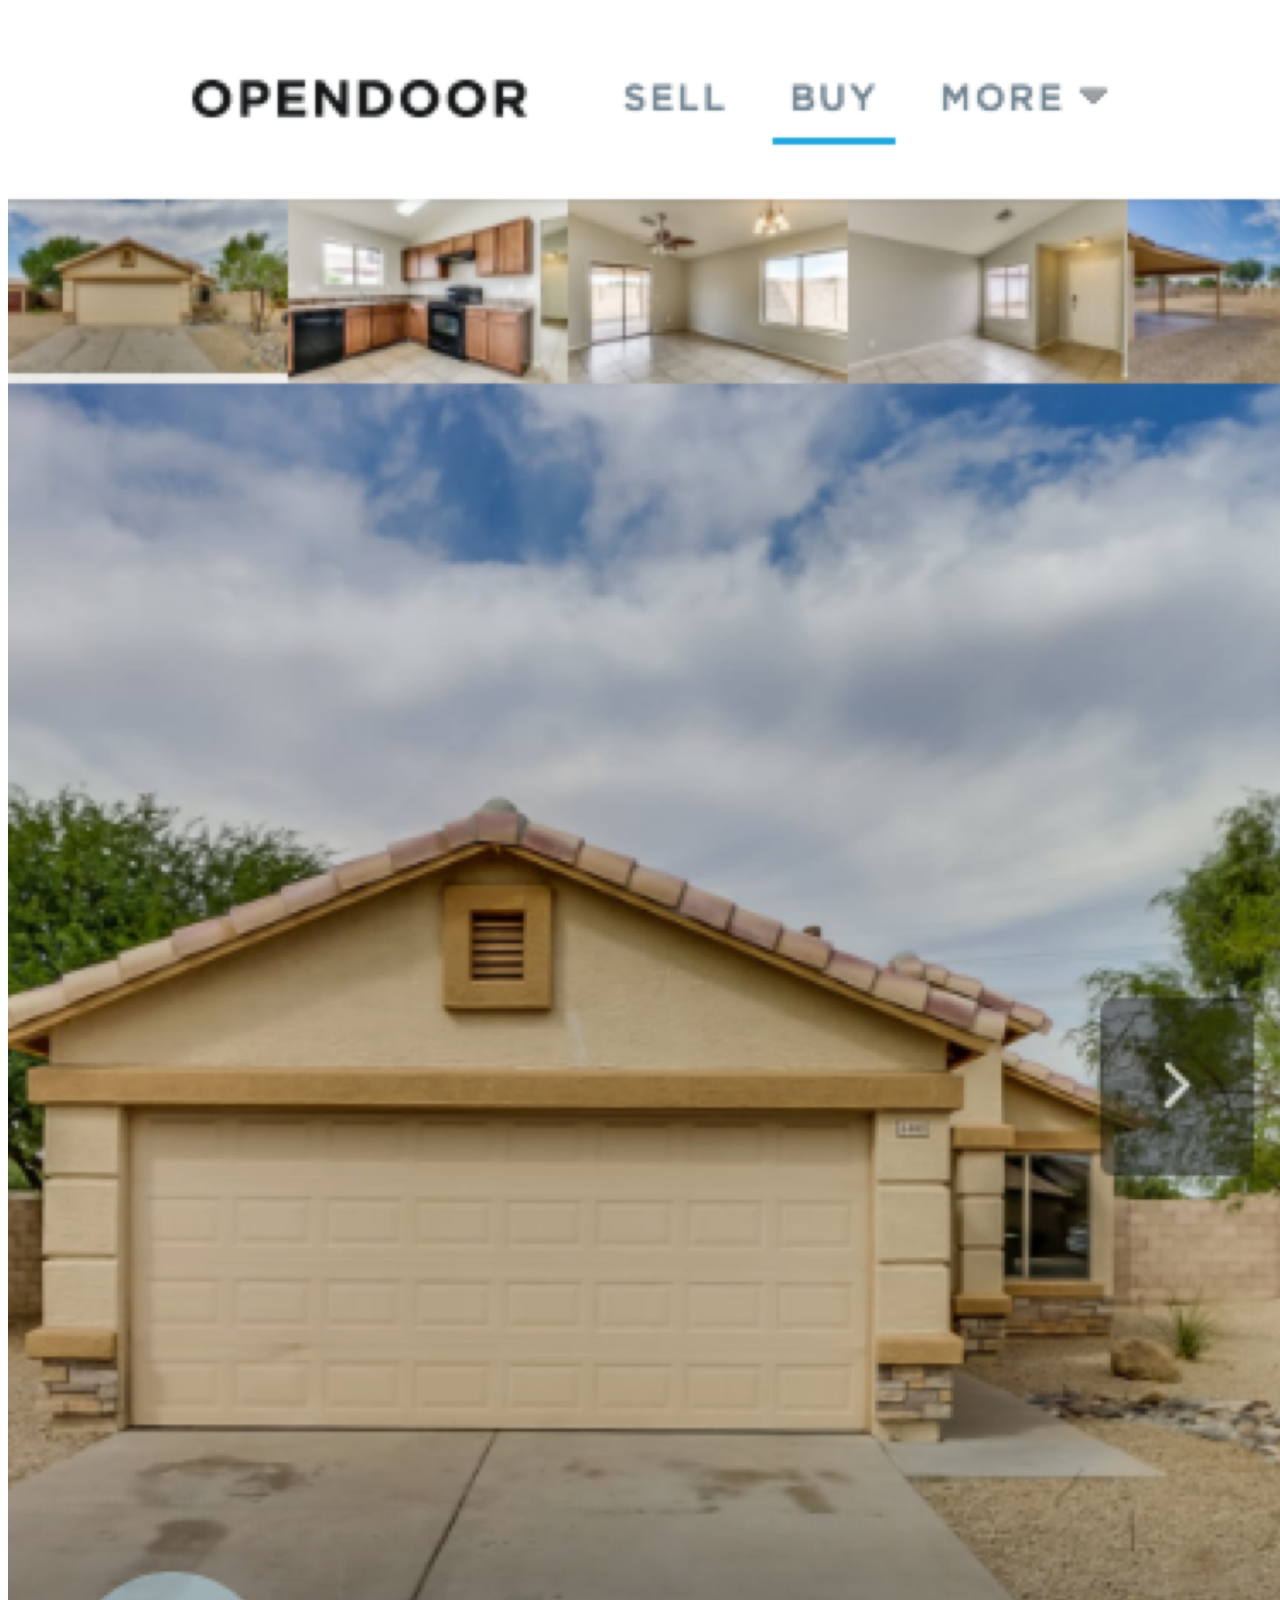
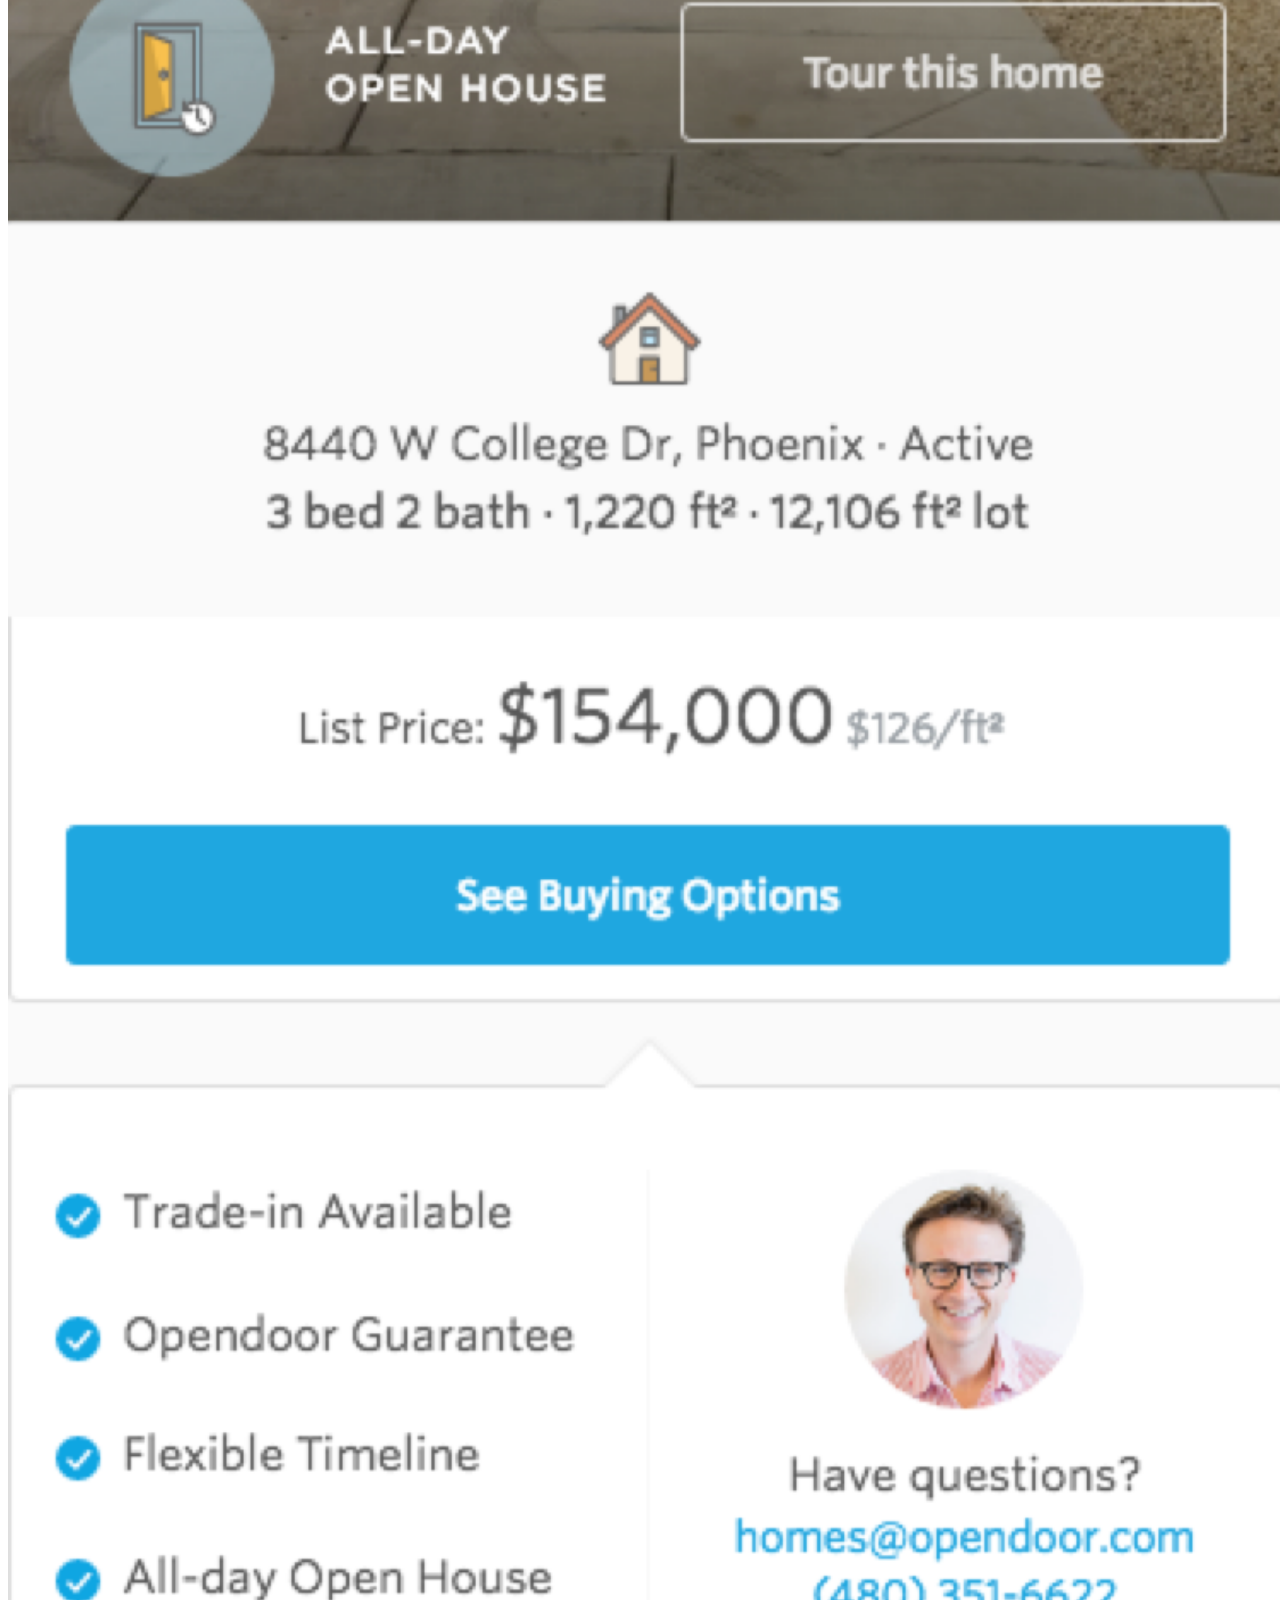
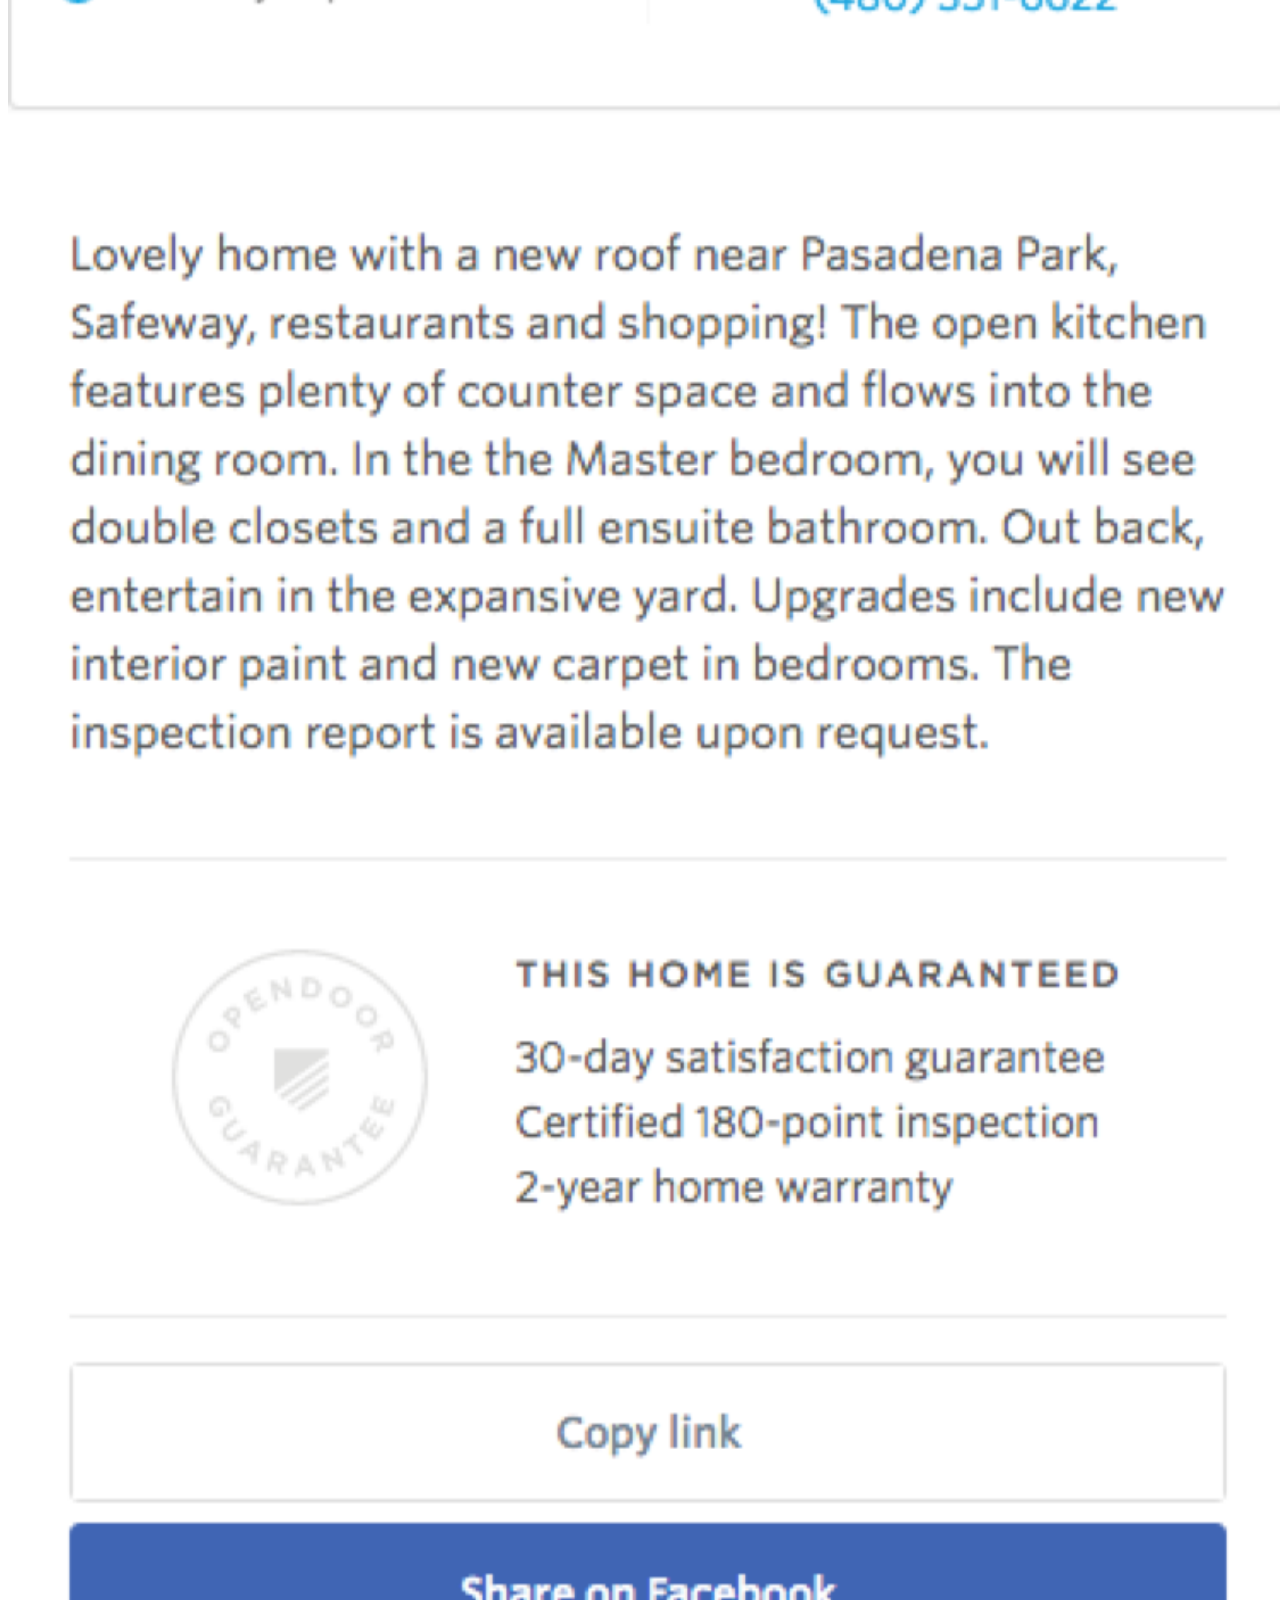
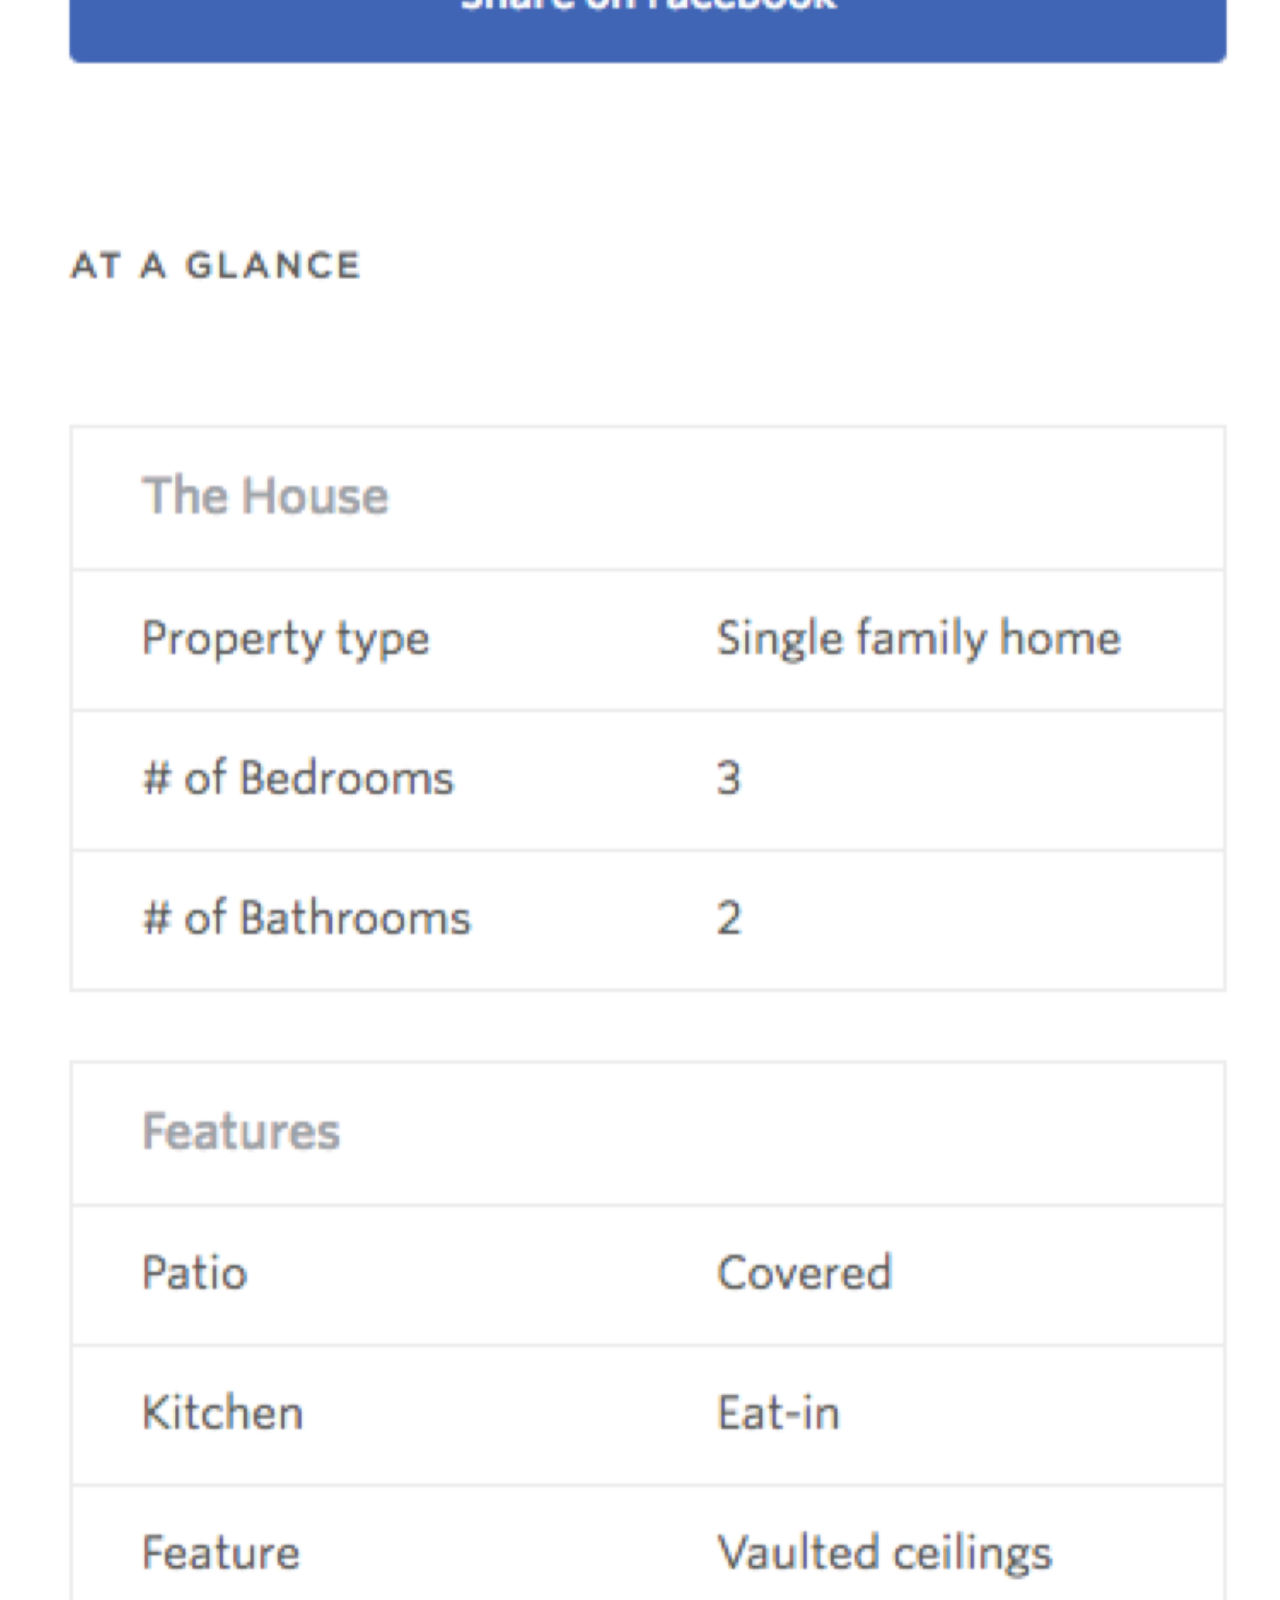
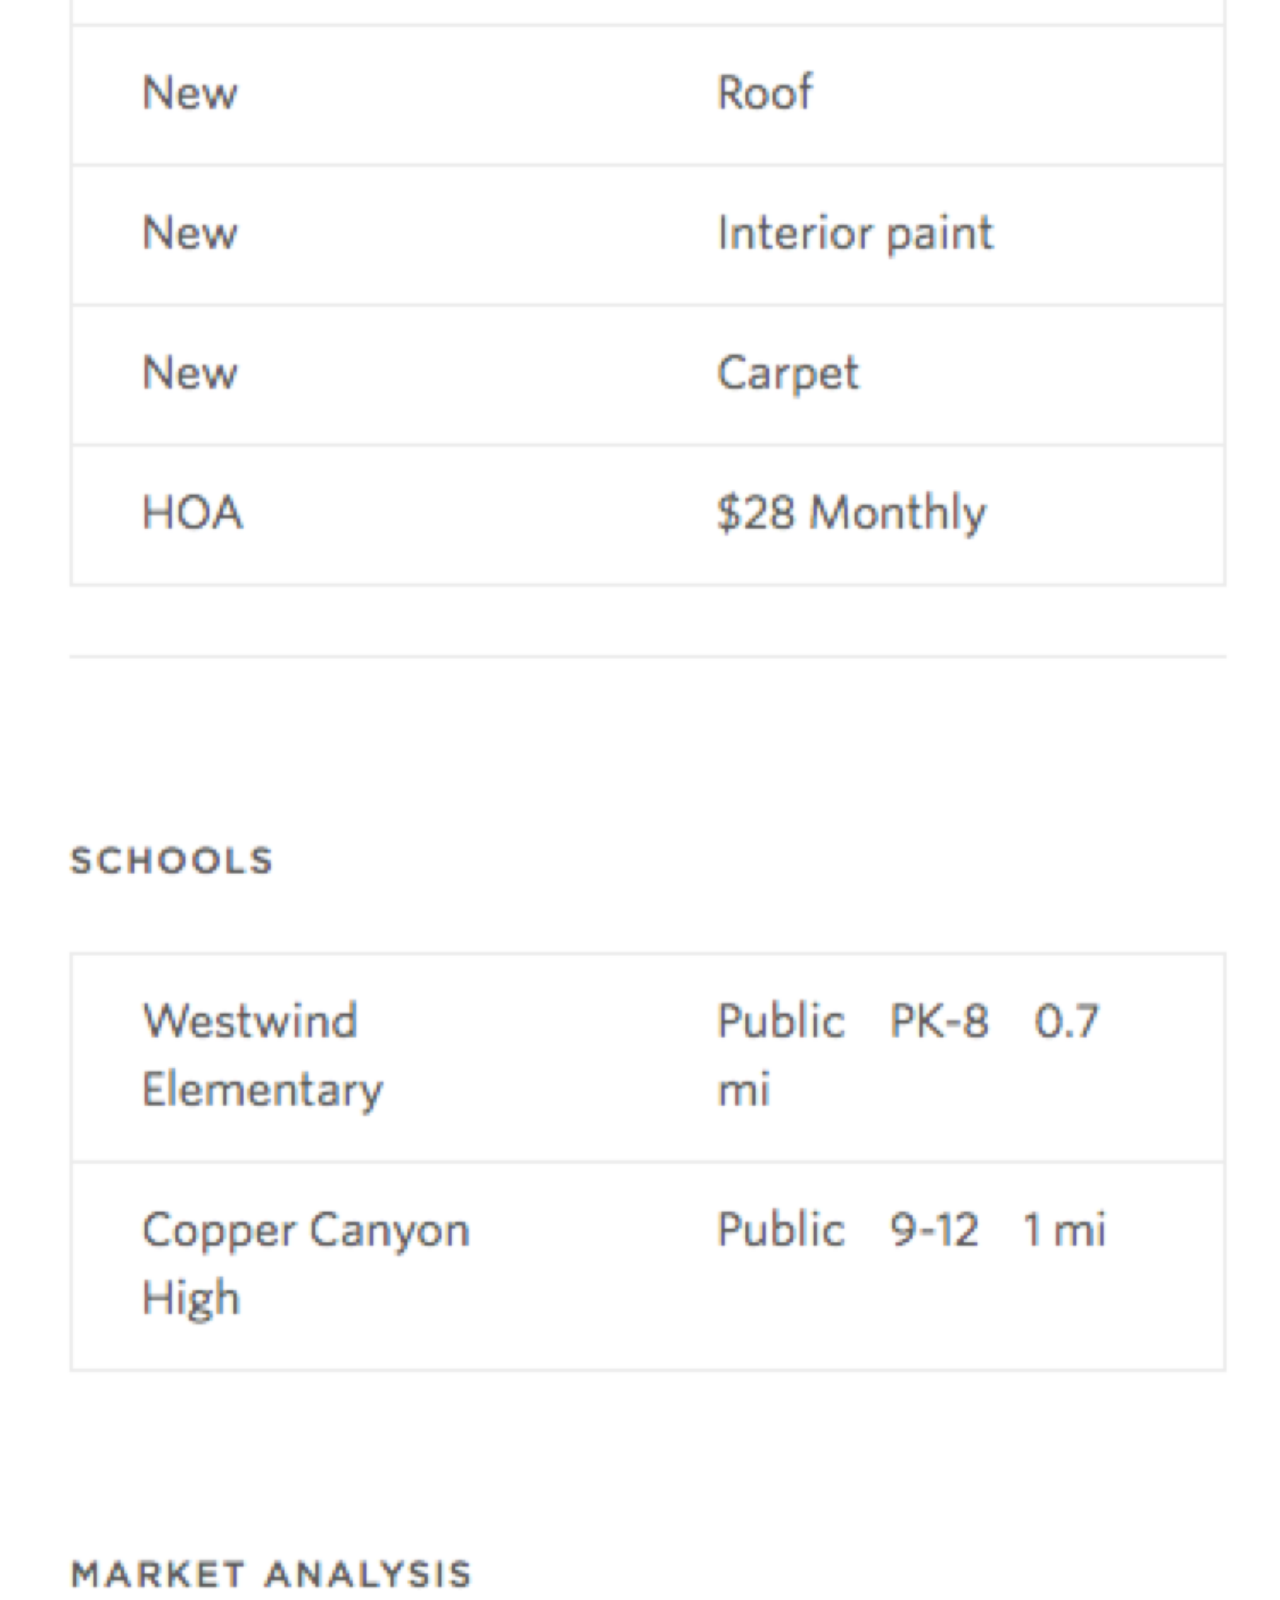
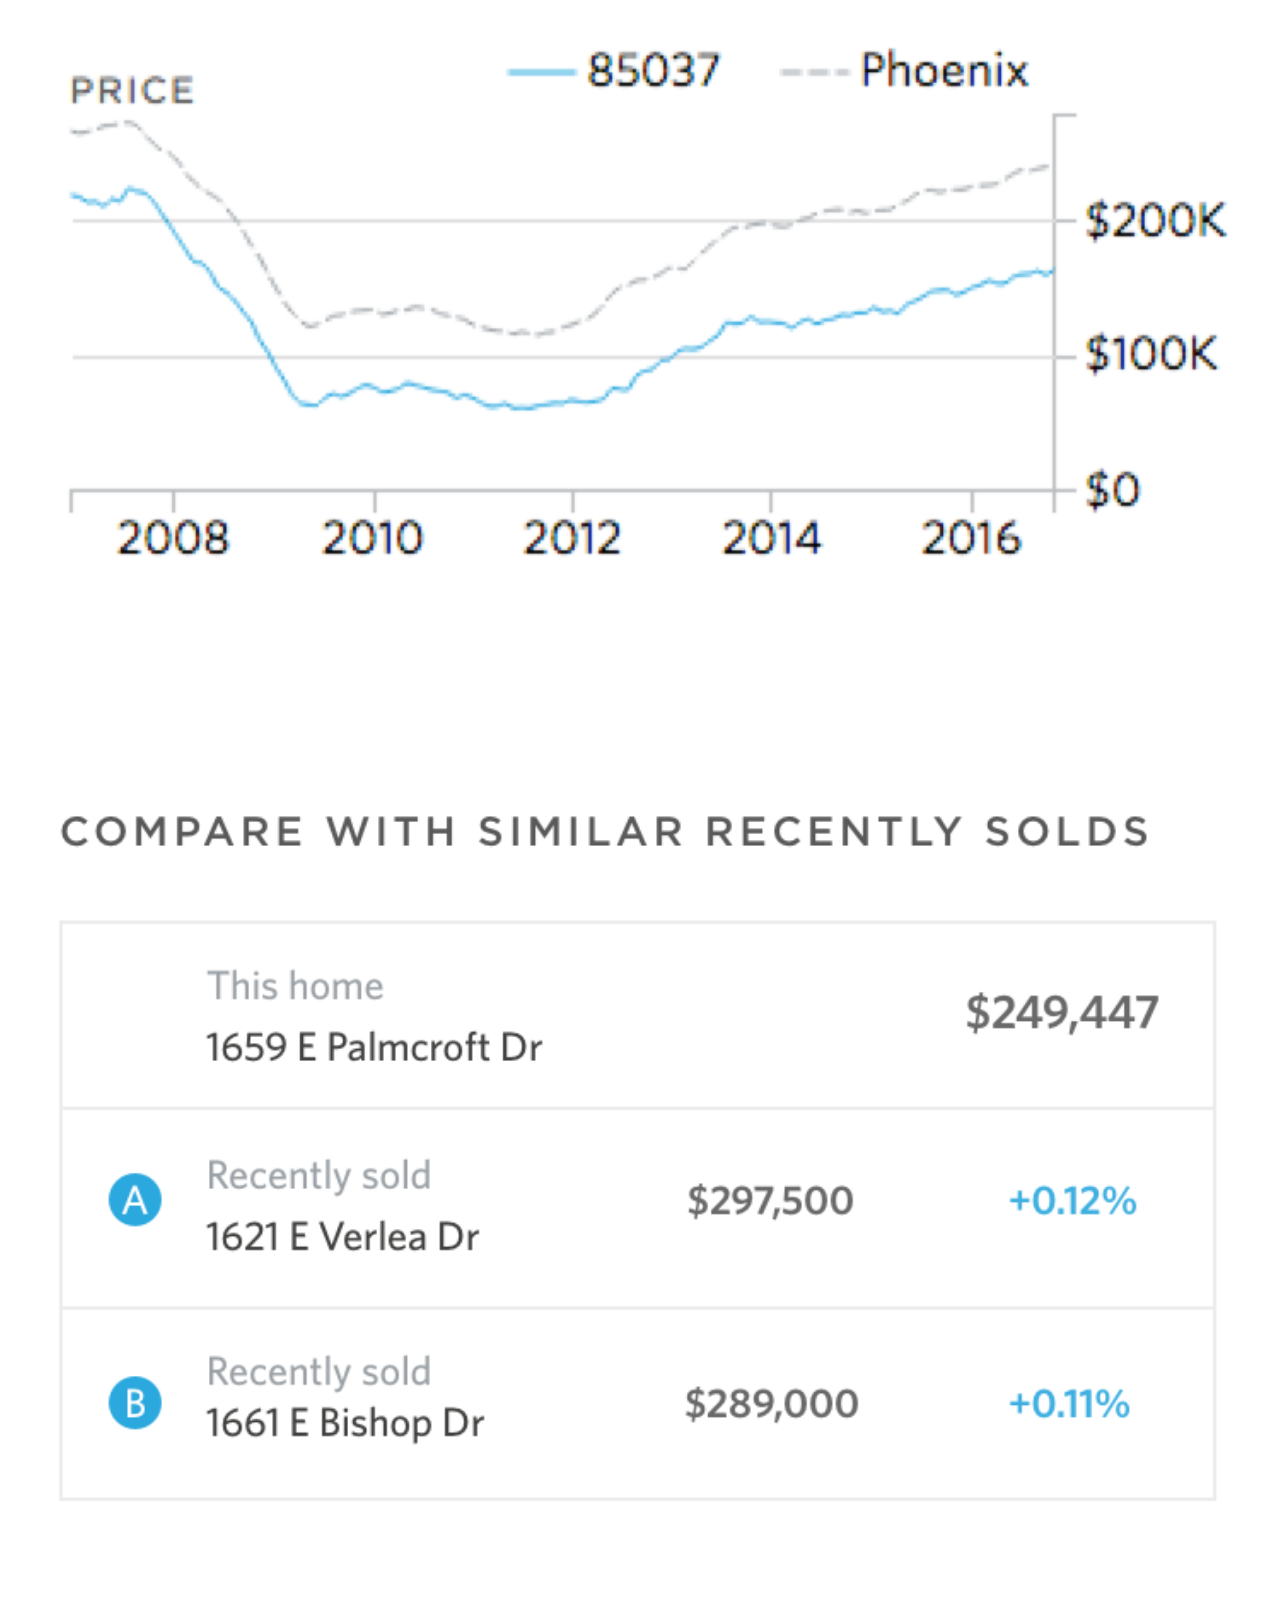
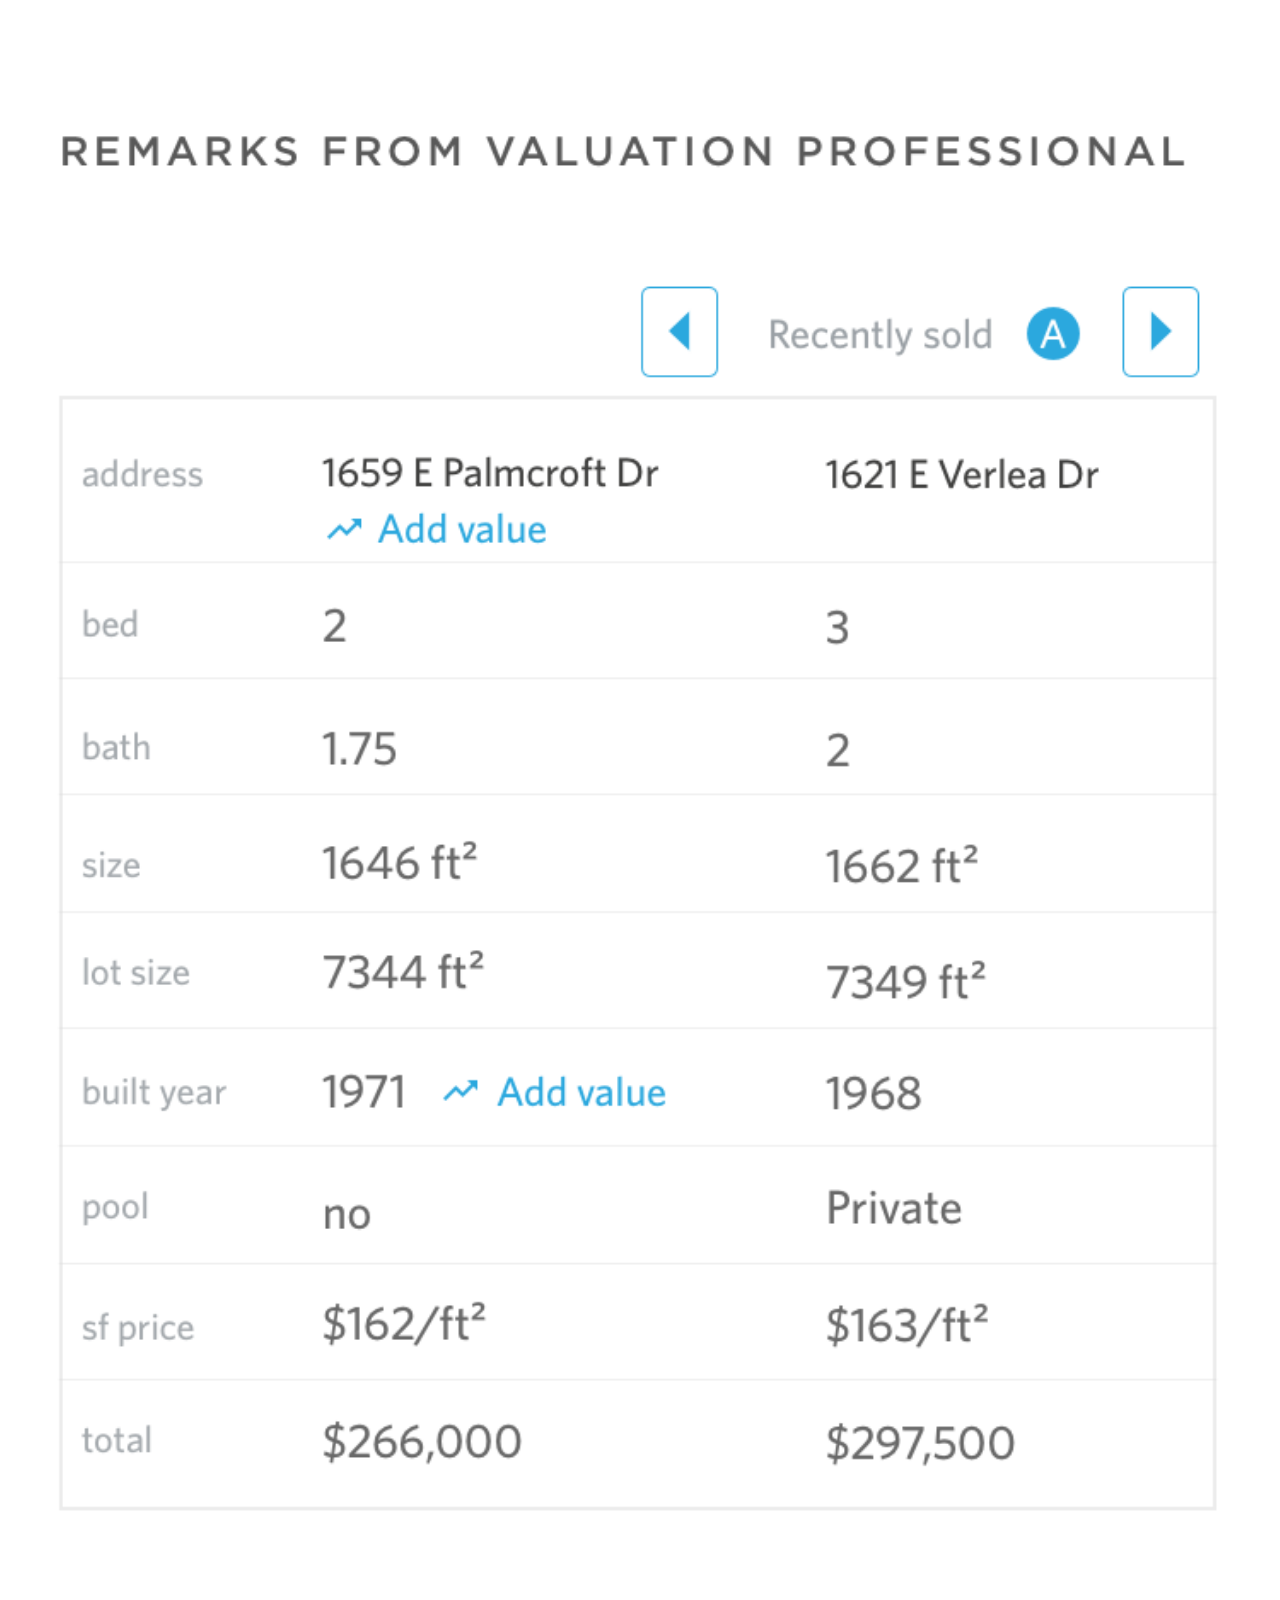
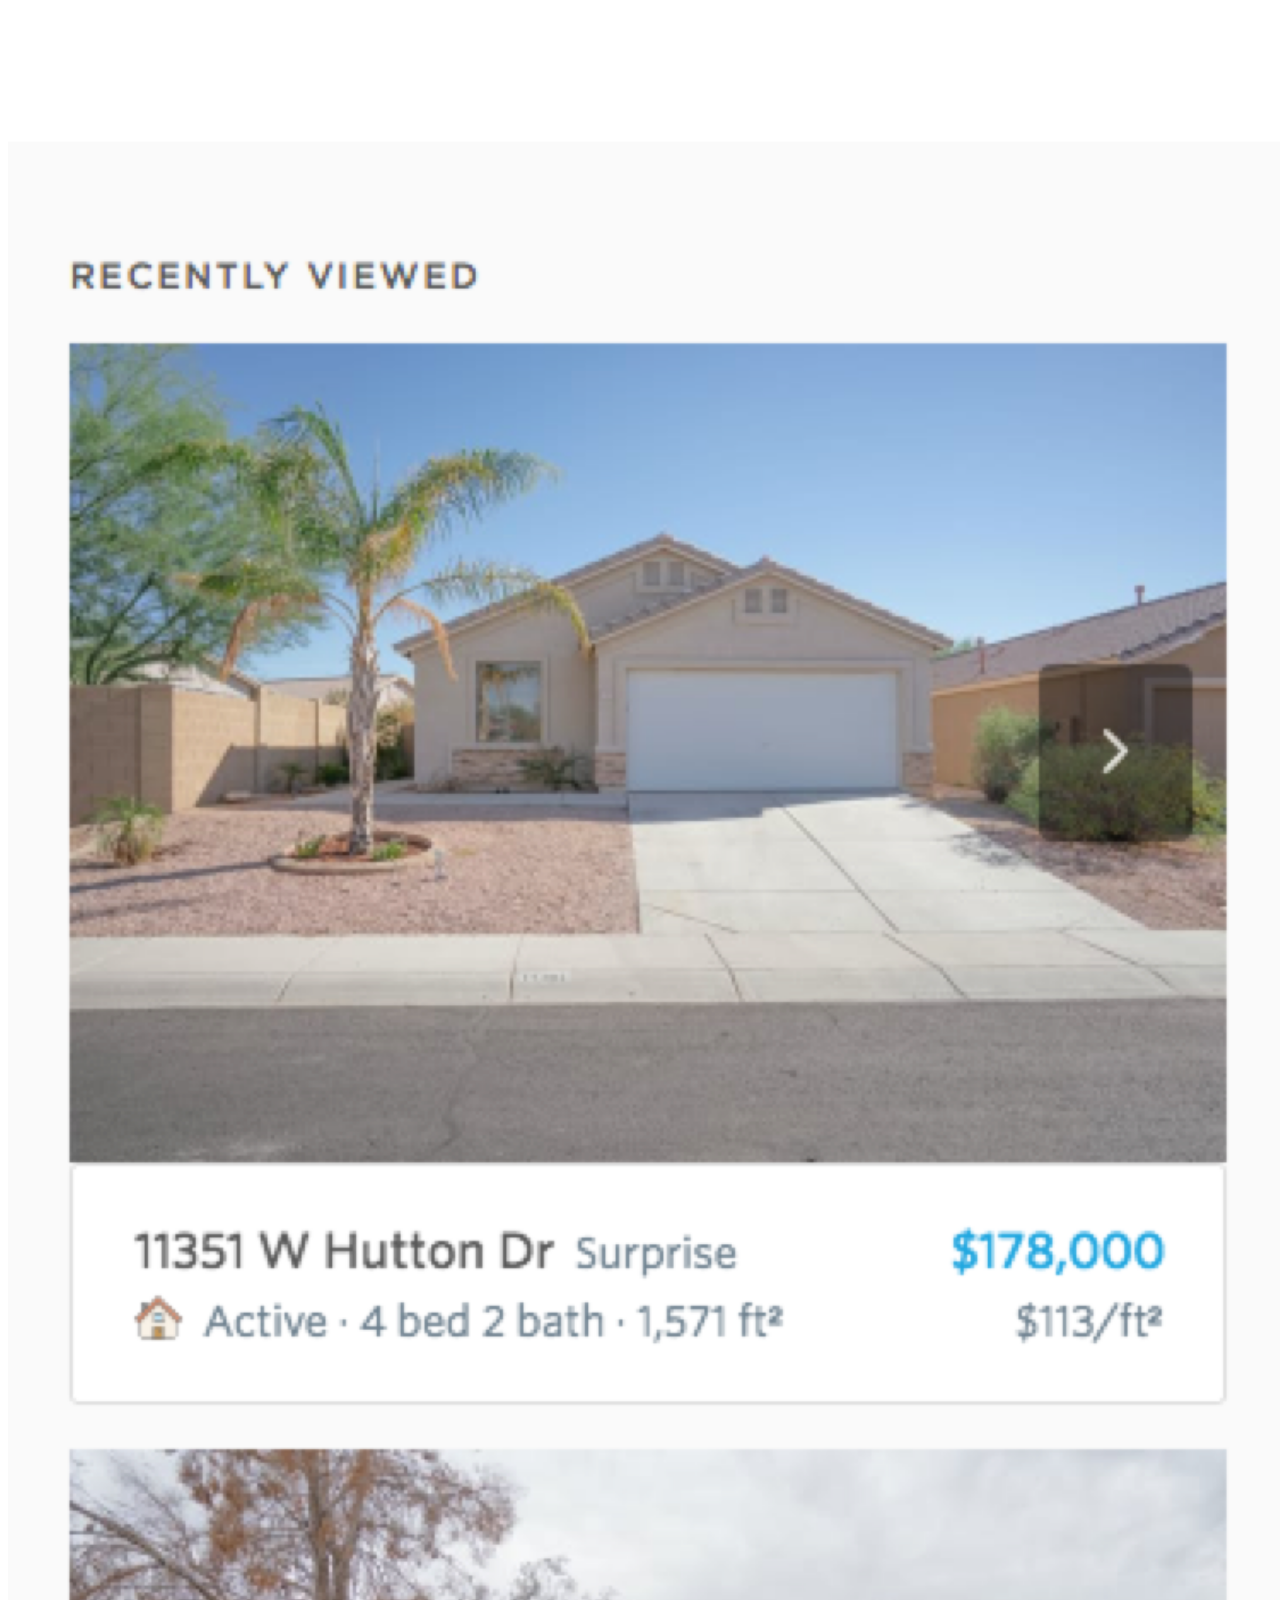
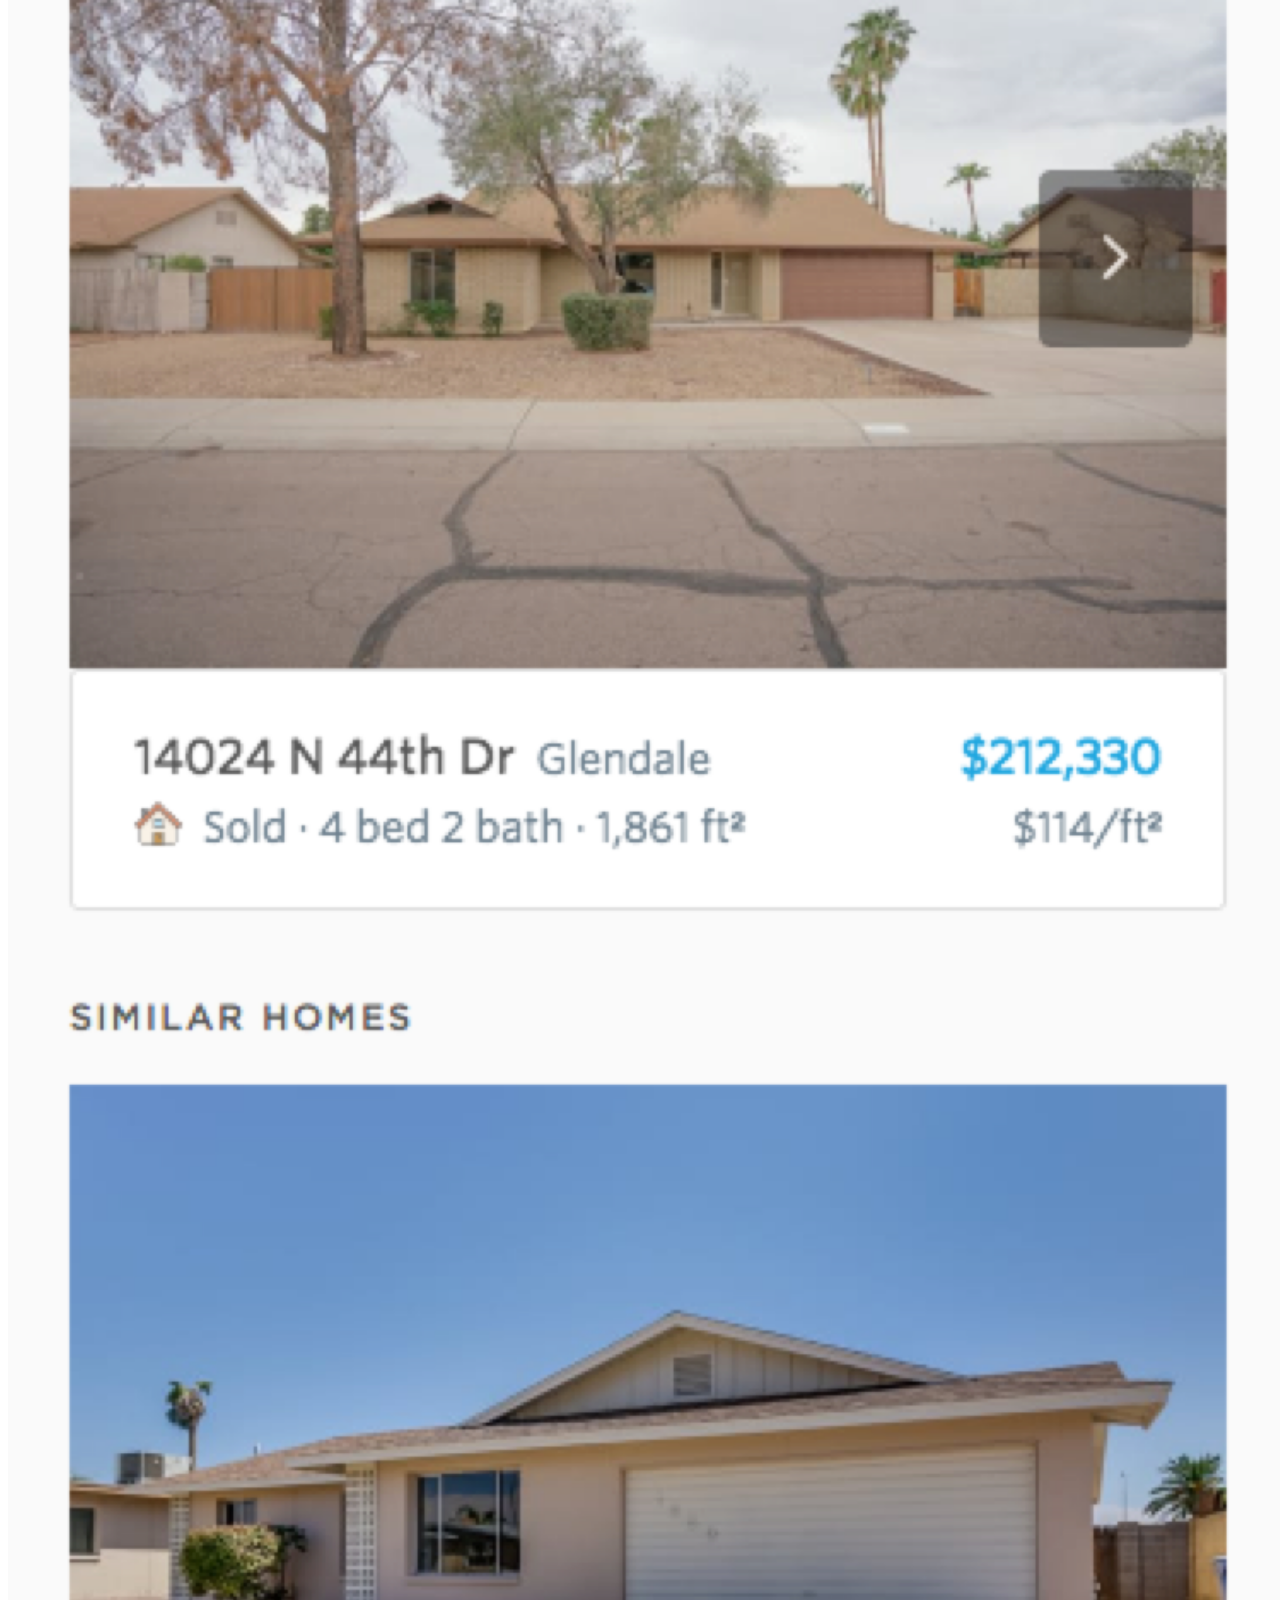
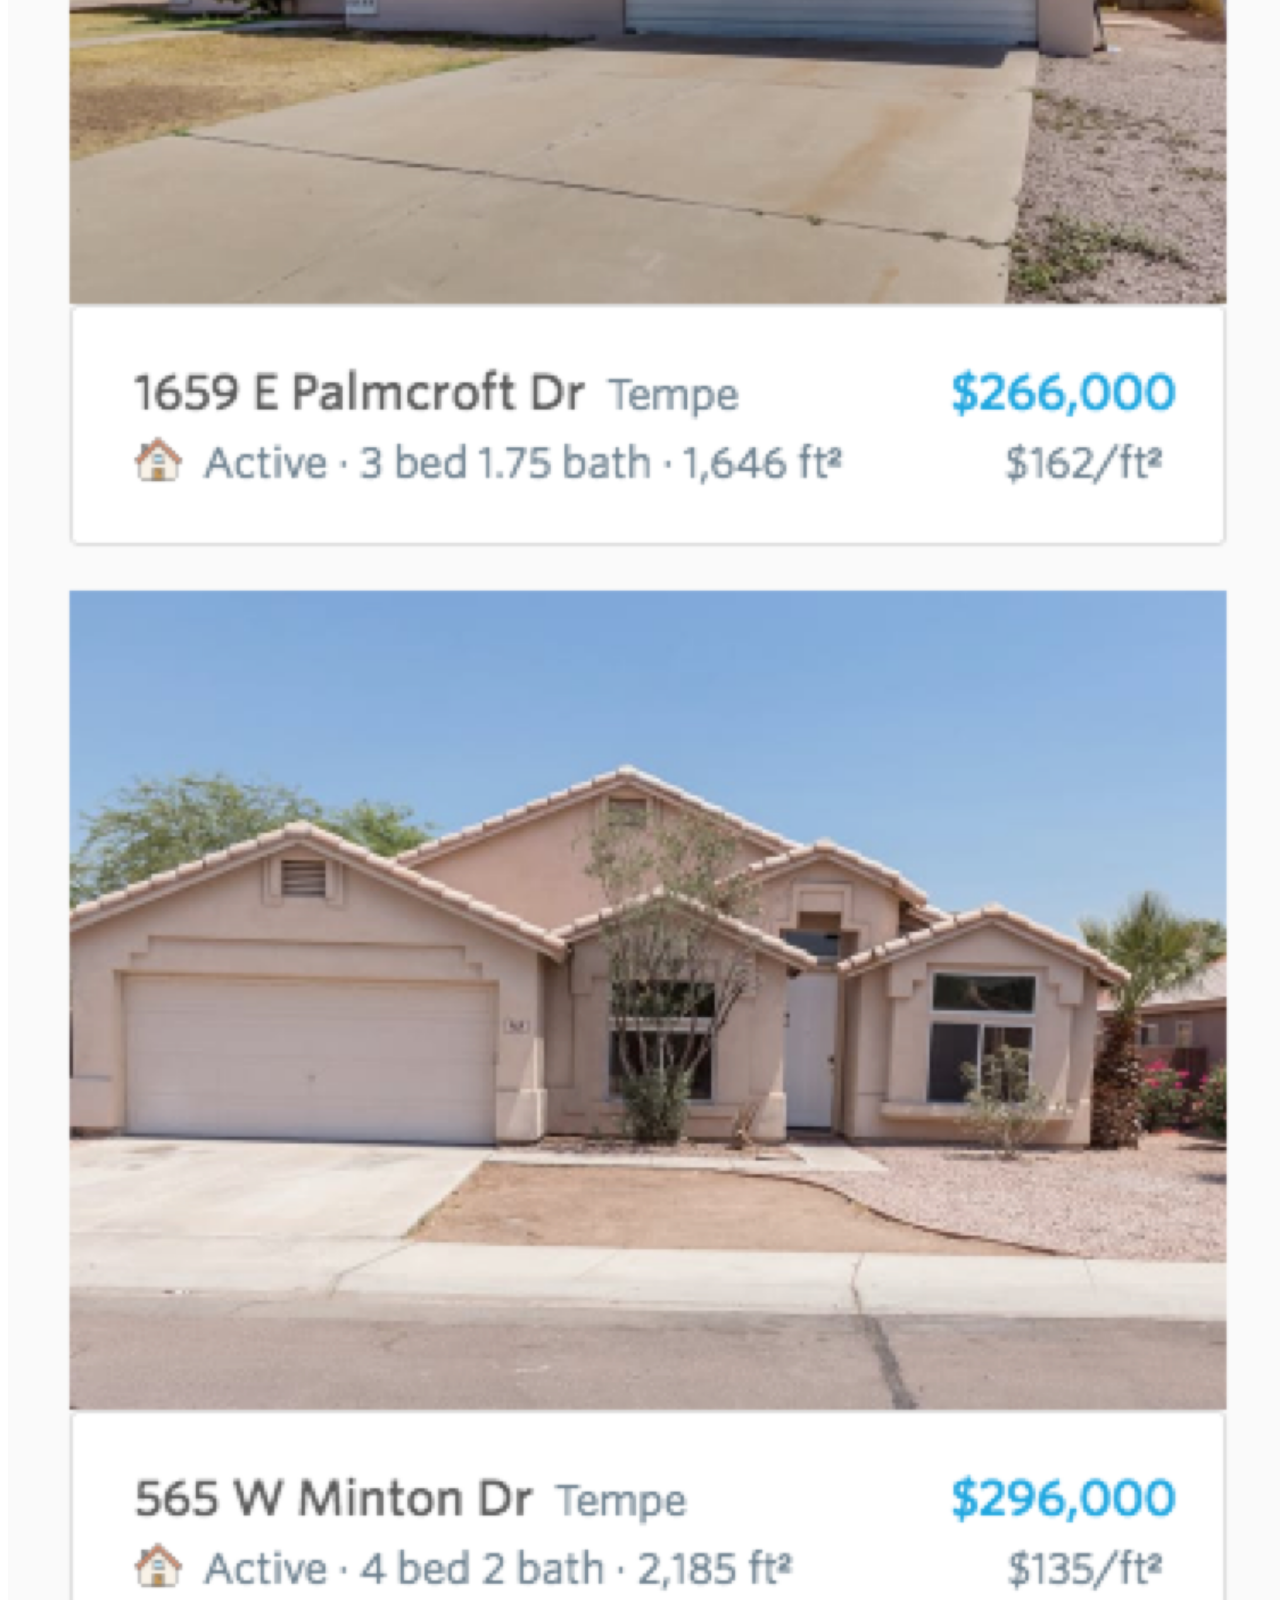
<file: index-c5.html>
<!DOCTYPE html>
<html>
<head>

	<title>Cafe Study C4</title>

	<meta charset="utf-8" />
	<meta name="viewport" content="width=device-width, initial-scale=1.0">

	<link rel="stylesheet" type="text/css"  href="main.css">
	<!-- <script src="main.js"></script> -->

</head>

<body style="iwidth:100%;">
<!-- this is the webpage before testing content -->
<div class="img" ><img id="img_top" src="img/img_top_mobile.png"></div>

<!-- this is the testing content -->

<div class="img content" ><img id="img" src="img/c5.png"></div>

<!-- <div class="img btn" ><img id="img" src="img/btn-c1.png"></div> -->

<!-- this is webpage after testing content -->
<div class="img"><img id="img_bottom" src="img/img_btm_mobile.png"></div>


</body>
</html>
</file>
<file: main.css>
.img {
  width: 1280px;
  margin: 0 auto;
   /*width: 100%;*/
}
.img img {
  display: block;
  width: 100%;
  height: auto;
}
.content{
  margin-bottom: 20px;
}
.btn{
  margin-bottom: 60px;
}
</file>
